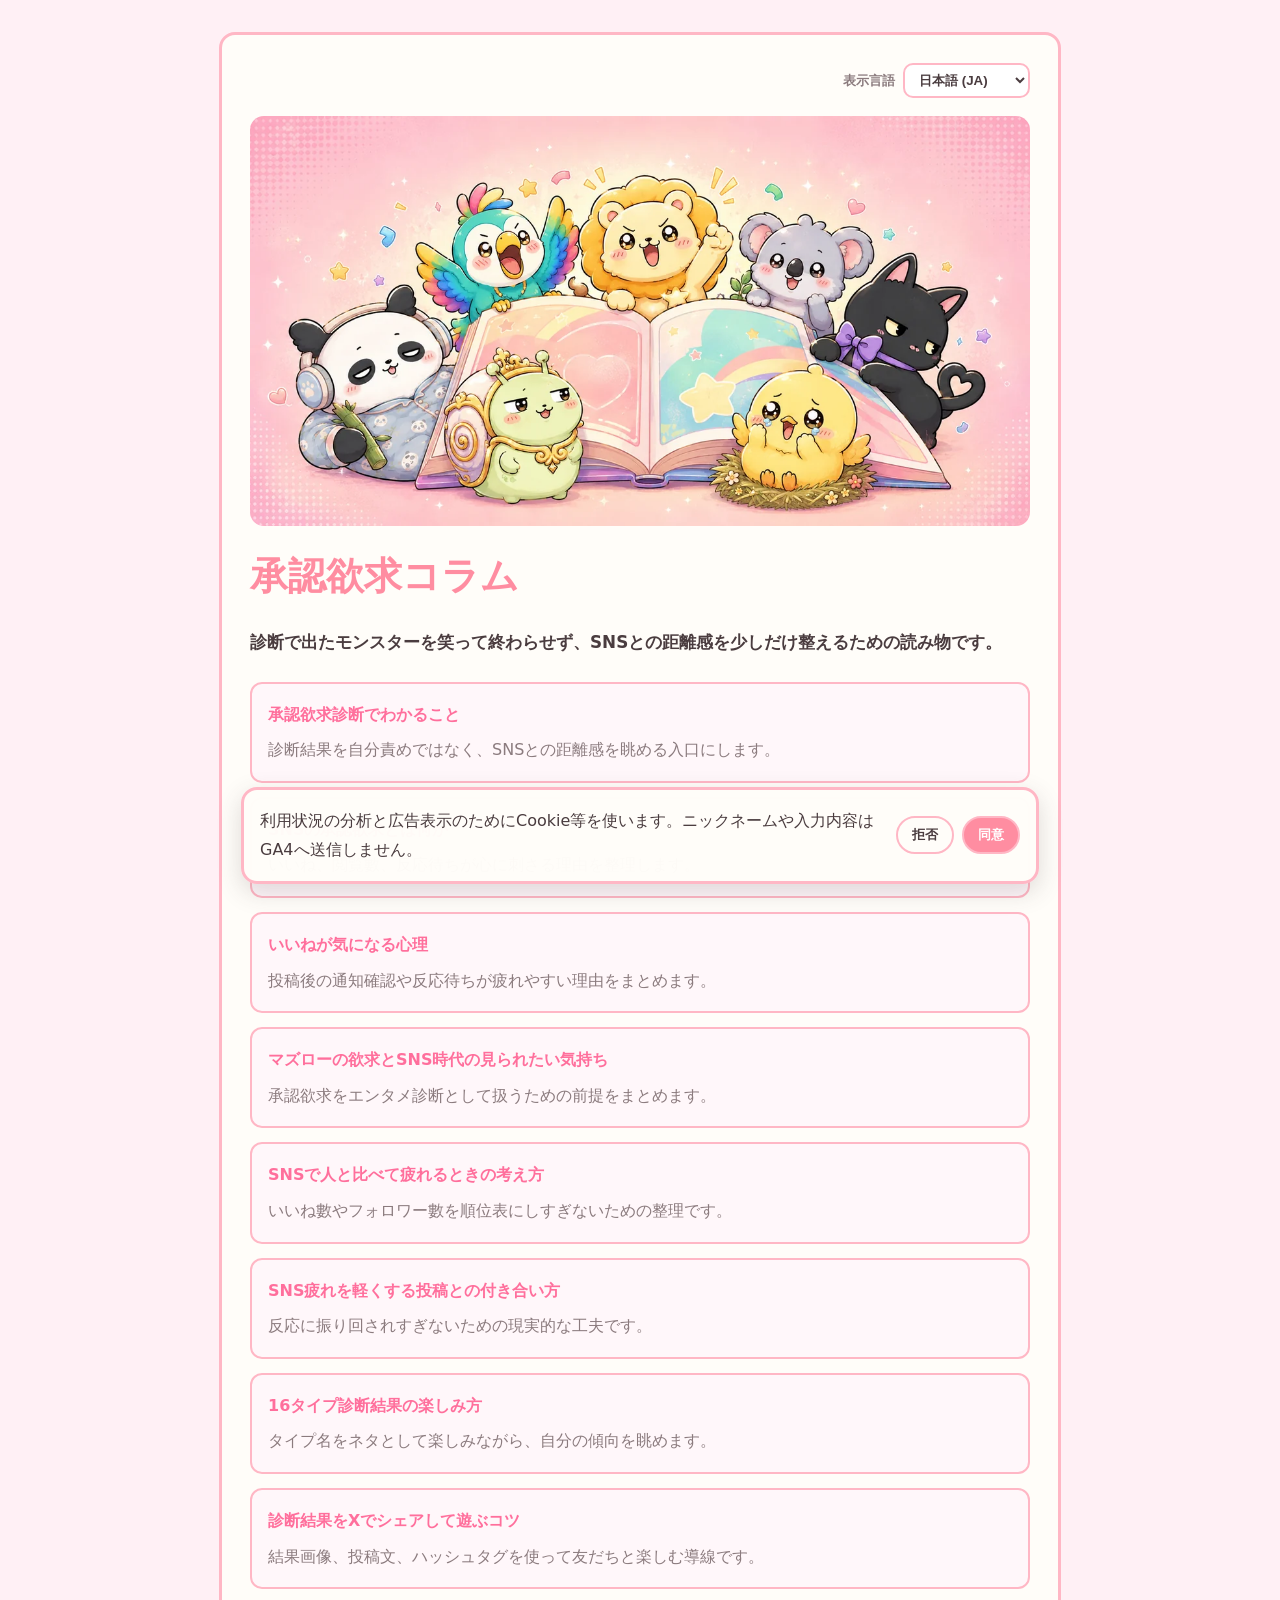
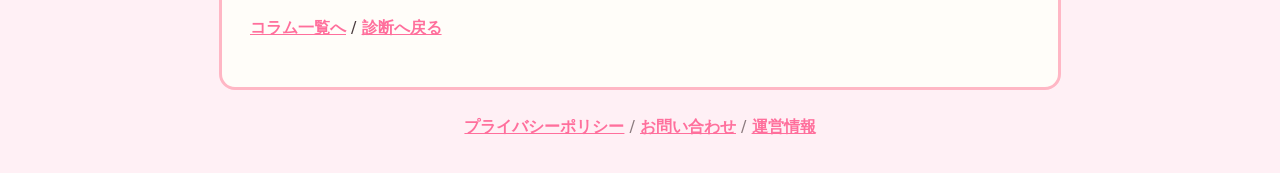
<file: articles/index.html>
<!DOCTYPE html>
<html lang="ja">
<head>
    <meta charset="UTF-8">
    <meta name="viewport" content="width=device-width, initial-scale=1.0">
    <meta name="description" content="SNS承認欲求、いいね疲れ、診断結果の読み方をやさしく整理するコラム集。">
    <meta name="google-adsense-account" content="ca-pub-4108900975353940">
    <link rel="canonical" href="https://sns-monster-diagnosis.pages.dev/articles/">
    <meta property="og:type" content="website">
    <meta property="og:title" content="承認欲求コラム | SNS承認欲求モンスター診断">
    <meta property="og:description" content="SNS承認欲求、いいね疲れ、診断結果の読み方をやさしく整理するコラム集。">
    <meta property="og:image" content="https://sns-monster-diagnosis.pages.dev/images/headers/column-index.webp">
    <meta property="og:url" content="https://sns-monster-diagnosis.pages.dev/articles/">
    <meta name="twitter:card" content="summary_large_image">
    <meta name="twitter:image" content="https://sns-monster-diagnosis.pages.dev/images/headers/column-index.webp">
    <title>承認欲求コラム | SNS承認欲求モンスター診断</title>
    <script type="application/ld+json">
    {
      "@context": "https://schema.org",
      "@type": "CollectionPage",
      "name": "承認欲求コラム",
      "description": "SNS承認欲求、いいね疲れ、診断結果の読み方をやさしく整理するコラム集。",
      "url": "https://sns-monster-diagnosis.pages.dev/articles/",
      "inLanguage": "ja"
    }
    </script>
    <link rel="stylesheet" href="../content.css">
</head>
<body>
    <main>
        <img class="article-hero" src="../images/headers/column-index.webp" alt="承認欲求コラム" width="1200" height="630">
        <h1>承認欲求コラム</h1>
        <p class="lead">診断で出たモンスターを笑って終わらせず、SNSとの距離感を少しだけ整えるための読み物です。</p>

        <div class="article-list">
            <a class="article-link" href="approval-desire-test.html">
                承認欲求診断でわかること
                <span>診断結果を自分責めではなく、SNSとの距離感を眺める入口にします。</span>
            </a>
            <a class="article-link" href="sns-approval-desire.html">
                SNSの承認欲求とは何か
                <span>いいね、閲覧数、反応待ちが心に刺さる理由を整理します。</span>
            </a>
            <a class="article-link" href="likes-psychology.html">
                いいねが気になる心理
                <span>投稿後の通知確認や反応待ちが疲れやすい理由をまとめます。</span>
            </a>
            <a class="article-link" href="maslow-social-media.html">
                マズローの欲求とSNS時代の見られたい気持ち
                <span>承認欲求をエンタメ診断として扱うための前提をまとめます。</span>
            </a>
            <a class="article-link" href="sns-comparison-fatigue.html">
                SNSで人と比べて疲れるときの考え方
                <span>いいね数やフォロワー数を順位表にしすぎないための整理です。</span>
            </a>
            <a class="article-link" href="sns-fatigue.html">
                SNS疲れを軽くする投稿との付き合い方
                <span>反応に振り回されすぎないための現実的な工夫です。</span>
            </a>
            <a class="article-link" href="result-types.html">
                16タイプ診断結果の楽しみ方
                <span>タイプ名をネタとして楽しみながら、自分の傾向を眺めます。</span>
            </a>
            <a class="article-link" href="how-to-share-results.html">
                診断結果をXでシェアして遊ぶコツ
                <span>結果画像、投稿文、ハッシュタグを使って友だちと楽しむ導線です。</span>
            </a>
        </div>

        <div class="article-ad js-ad-slot" aria-label="スポンサーリンク">
            <span class="ad-label">スポンサーリンク</span>
        </div>

        <p><a href="../index.html">診断へ戻る</a></p>
    </main>
    <footer>
        <a href="../privacy.html">プライバシーポリシー</a> / <a href="../contact.html">お問い合わせ</a> / <a href="../about.html">運営情報</a>
    </footer>
    <script src="../static-i18n.js?v=20260604-zhtw"></script>
    <script src="../site-config.js?v=20260524-i18n"></script>
    <script src="../site-monetize.js?v=20260524-i18n"></script>
</body>
</html>
</file>
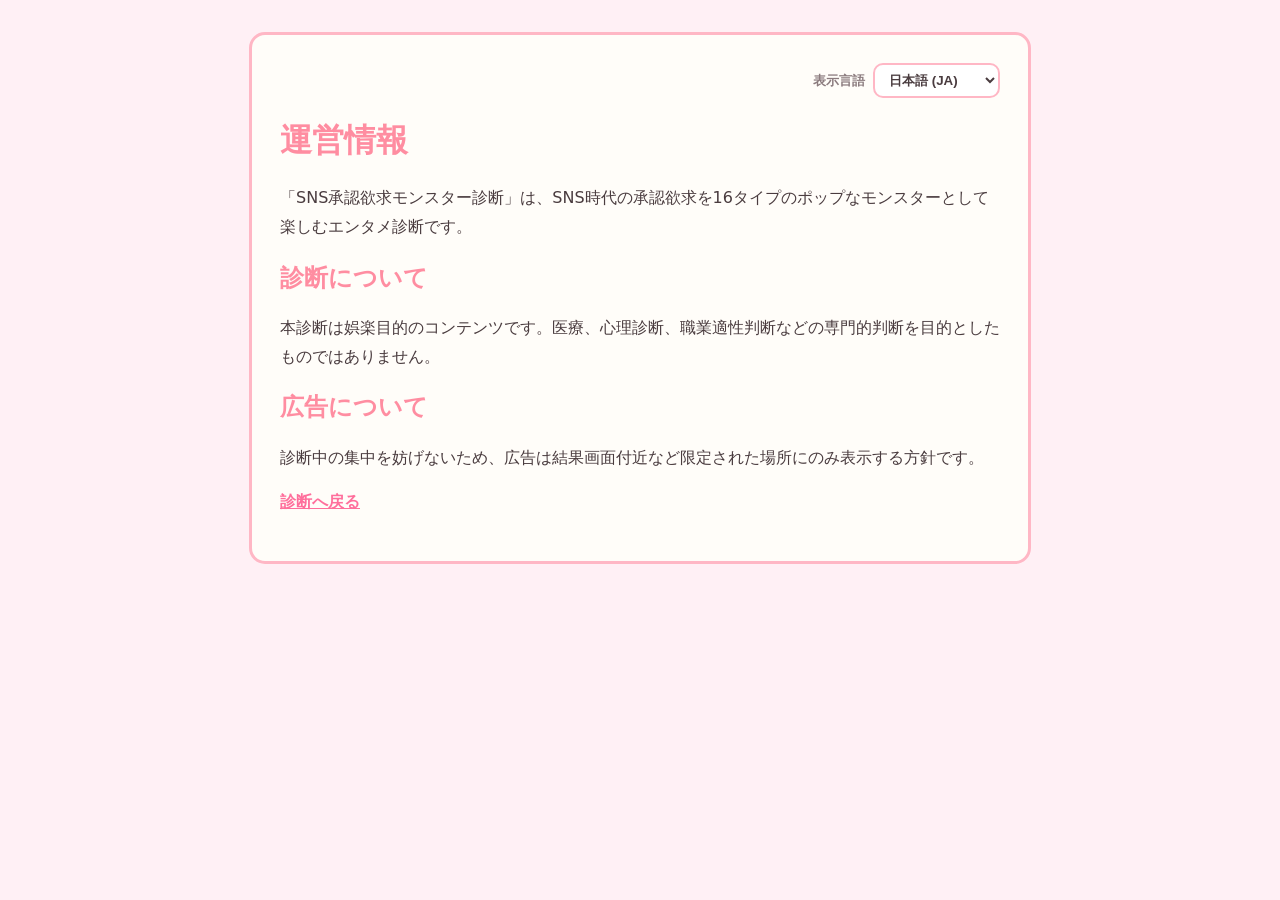
<file: about.html>
<!DOCTYPE html>
<html lang="ja">
<head>
    <meta charset="UTF-8">
    <meta name="viewport" content="width=device-width, initial-scale=1.0">
    <meta name="description" content="SNS承認欲求モンスター診断の運営情報と診断コンテンツの方針。">
    <meta name="google-adsense-account" content="ca-pub-4108900975353940">
    <link rel="canonical" href="https://sns-monster-diagnosis.pages.dev/about">
    <title>運営情報 | SNS承認欲求モンスター診断</title>
    <style>
        body {
            margin: 0;
            padding: 32px 18px;
            background: #FFF0F5;
            color: #4A3C3F;
            font-family: system-ui, -apple-system, BlinkMacSystemFont, "Hiragino Sans", sans-serif;
            line-height: 1.8;
        }
        main {
            max-width: 720px;
            margin: 0 auto;
            background: #FFFDF9;
            border: 3px solid #FFB7C5;
            border-radius: 16px;
            padding: 28px;
        }
        h1, h2 { color: #FF8DA1; line-height: 1.35; }
        a { color: #FF6F9C; font-weight: 700; }
    </style>
</head>
<body>
    <main>
        <h1>運営情報</h1>
        <p>「SNS承認欲求モンスター診断」は、SNS時代の承認欲求を16タイプのポップなモンスターとして楽しむエンタメ診断です。</p>

        <h2>診断について</h2>
        <p>本診断は娯楽目的のコンテンツです。医療、心理診断、職業適性判断などの専門的判断を目的としたものではありません。</p>

        <h2>広告について</h2>
        <p>診断中の集中を妨げないため、広告は結果画面付近など限定された場所にのみ表示する方針です。</p>

        <p><a href="index.html">診断へ戻る</a></p>
    </main>
    <script src="static-i18n.js?v=20260604-zhtw"></script>
</body>
</html>
</file>
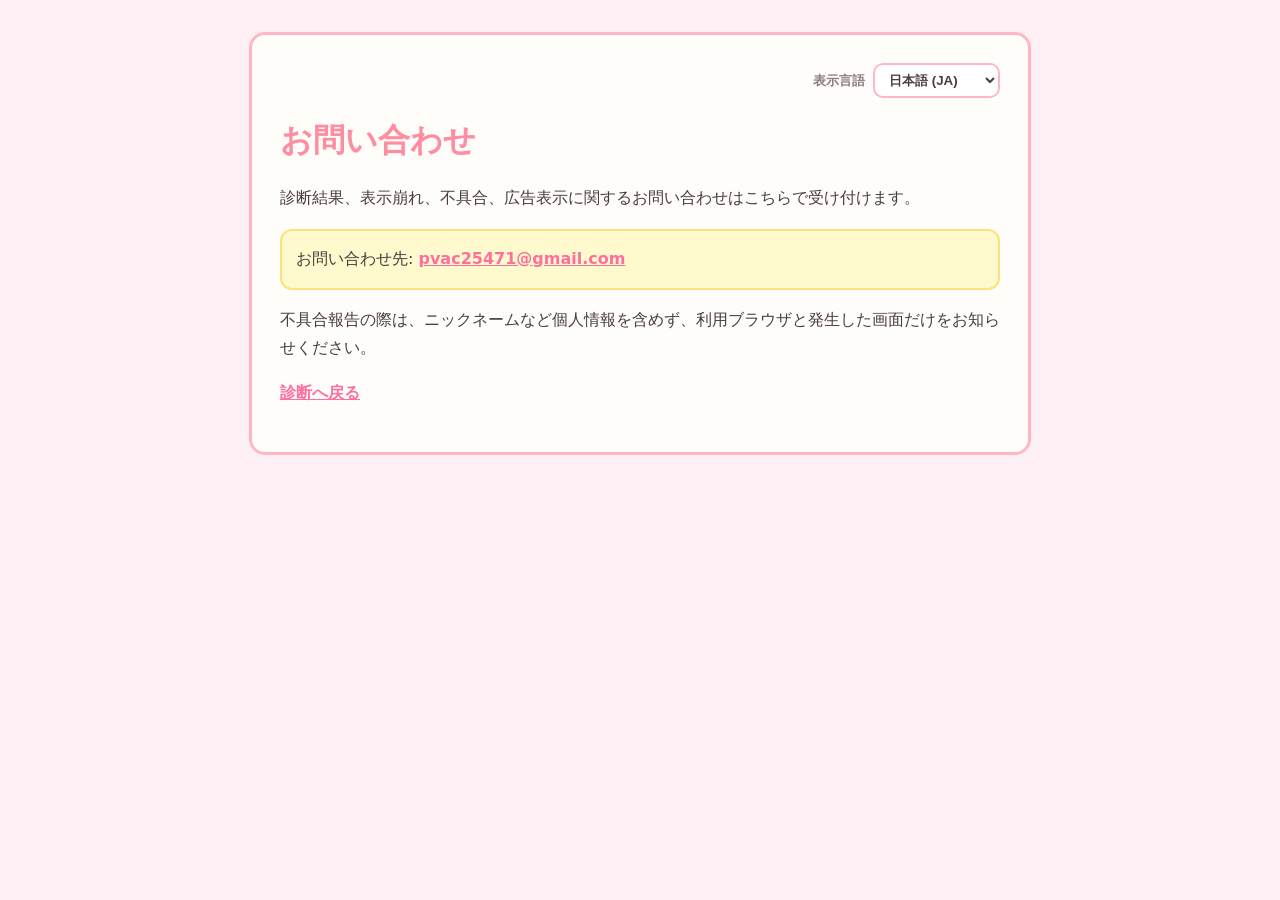
<file: contact.html>
<!DOCTYPE html>
<html lang="ja">
<head>
    <meta charset="UTF-8">
    <meta name="viewport" content="width=device-width, initial-scale=1.0">
    <meta name="description" content="SNS承認欲求モンスター診断へのお問い合わせページ。不具合、広告表示、診断結果に関する連絡先を掲載しています。">
    <meta name="google-adsense-account" content="ca-pub-4108900975353940">
    <link rel="canonical" href="https://sns-monster-diagnosis.pages.dev/contact">
    <title>お問い合わせ | SNS承認欲求モンスター診断</title>
    <style>
        body {
            margin: 0;
            padding: 32px 18px;
            background: #FFF0F5;
            color: #4A3C3F;
            font-family: system-ui, -apple-system, BlinkMacSystemFont, "Hiragino Sans", sans-serif;
            line-height: 1.8;
        }
        main {
            max-width: 720px;
            margin: 0 auto;
            background: #FFFDF9;
            border: 3px solid #FFB7C5;
            border-radius: 16px;
            padding: 28px;
        }
        h1 { color: #FF8DA1; line-height: 1.35; }
        a { color: #FF6F9C; font-weight: 700; }
        .note {
            background: #FFFACD;
            border: 2px solid #FCE17D;
            border-radius: 12px;
            padding: 14px;
        }
    </style>
</head>
<body>
    <main>
        <h1>お問い合わせ</h1>
        <p>診断結果、表示崩れ、不具合、広告表示に関するお問い合わせはこちらで受け付けます。</p>
        <div class="note">
            お問い合わせ先: <a href="mailto:pvac25471@gmail.com">pvac25471@gmail.com</a>
        </div>
        <p>不具合報告の際は、ニックネームなど個人情報を含めず、利用ブラウザと発生した画面だけをお知らせください。</p>
        <p><a href="index.html">診断へ戻る</a></p>
    </main>
    <script src="static-i18n.js?v=20260604-zhtw"></script>
</body>
</html>
</file>
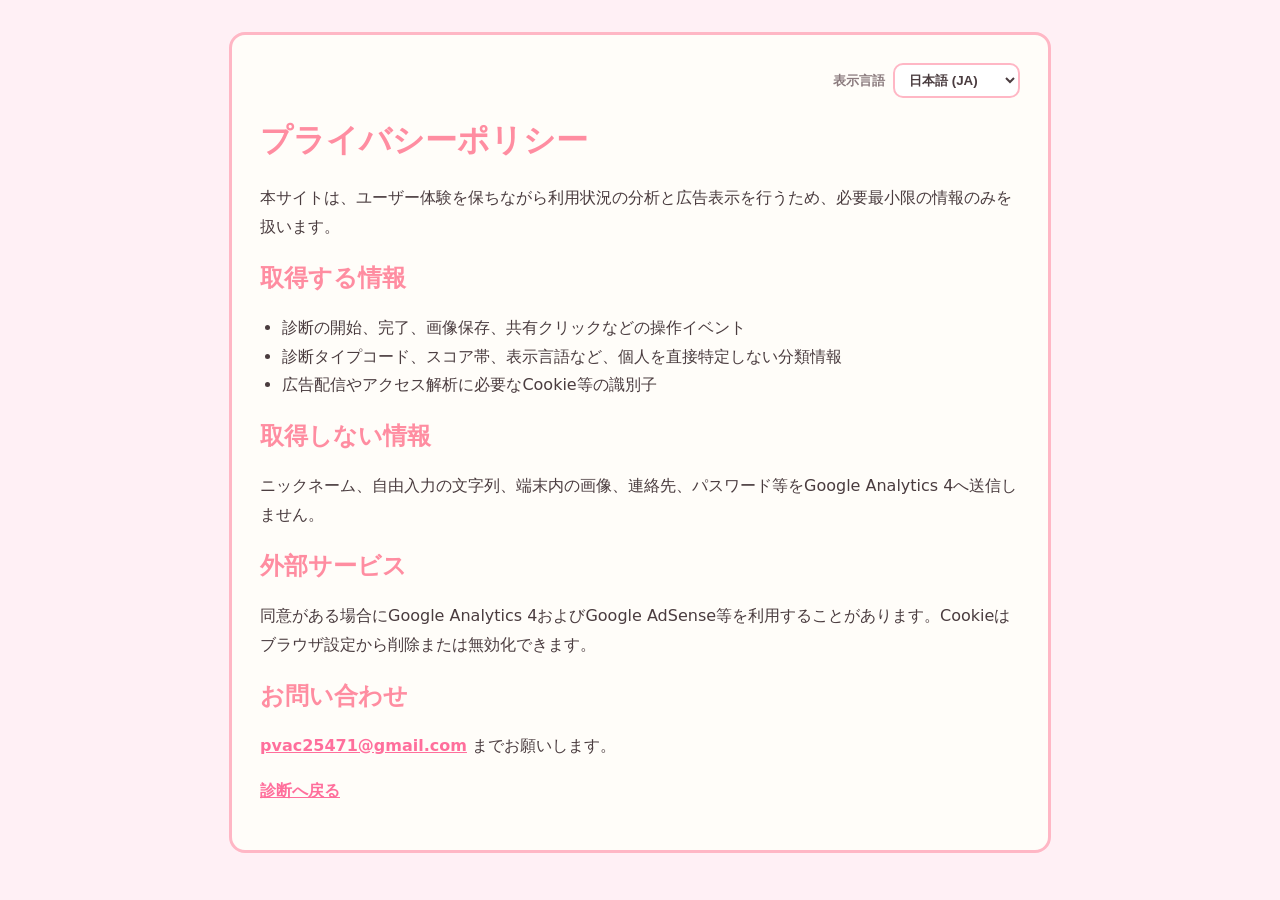
<file: privacy.html>
<!DOCTYPE html>
<html lang="ja">
<head>
    <meta charset="UTF-8">
    <meta name="viewport" content="width=device-width, initial-scale=1.0">
    <meta name="description" content="SNS承認欲求モンスター診断のプライバシーポリシー。GA4、広告Cookie、取得しない情報について説明します。">
    <meta name="google-adsense-account" content="ca-pub-4108900975353940">
    <link rel="canonical" href="https://sns-monster-diagnosis.pages.dev/privacy">
    <title>プライバシーポリシー | SNS承認欲求モンスター診断</title>
    <style>
        body {
            margin: 0;
            padding: 32px 18px;
            background: #FFF0F5;
            color: #4A3C3F;
            font-family: system-ui, -apple-system, BlinkMacSystemFont, "Hiragino Sans", sans-serif;
            line-height: 1.8;
        }
        main {
            max-width: 760px;
            margin: 0 auto;
            background: #FFFDF9;
            border: 3px solid #FFB7C5;
            border-radius: 16px;
            padding: 28px;
        }
        h1, h2 { color: #FF8DA1; line-height: 1.35; }
        a { color: #FF6F9C; font-weight: 700; }
        ul { padding-left: 1.4em; }
    </style>
</head>
<body>
    <main>
        <h1>プライバシーポリシー</h1>
        <p>本サイト「SNS承認欲求モンスター診断」は、ユーザー体験を保ちながら利用状況の分析と広告表示を行うため、必要最小限の情報のみを扱います。</p>

        <h2>取得する情報</h2>
        <ul>
            <li>診断の開始、完了、画像保存、共有クリックなどの操作イベント</li>
            <li>診断タイプコード、スコア帯、表示言語など、個人を直接特定しない診断結果の分類情報</li>
            <li>広告配信やアクセス解析に必要なCookie等の識別子</li>
        </ul>

        <h2>取得しない情報</h2>
        <p>ニックネーム、自由入力の文字列、端末内の画像、連絡先、パスワード等をGoogle Analytics 4へ送信しません。</p>

        <h2>利用目的</h2>
        <ul>
            <li>診断アプリの品質改善</li>
            <li>不具合の発見とユーザー体験の改善</li>
            <li>広告表示によるサイト運営費の補助</li>
        </ul>

        <h2>外部サービス</h2>
        <p>本サイトでは、同意がある場合にGoogle Analytics 4およびGoogle AdSense等を利用することがあります。これらのサービスではCookie等が使用される場合があります。</p>
        <p>第三者配信事業者（Googleを含む）はCookieを使用し、ユーザーが本サイトや他サイトへ過去にアクセスした情報に基づいて広告を配信することがあります。Googleによる広告Cookieの使用により、Googleおよびそのパートナーは適切な広告を表示できます。</p>
        <p>パーソナライズ広告は <a href="https://www.google.com/settings/ads" rel="noopener noreferrer">Googleの広告設定</a> から無効にできます。Cookieはブラウザの設定から削除または無効化することもできます。</p>

        <h2>Cookieの管理</h2>
        <p>初回アクセス時に表示される案内から、分析・広告目的のCookie利用を拒否できます。ブラウザ設定からCookieを削除することもできます。</p>

        <h2>お問い合わせ</h2>
        <p>お問い合わせは <a href="mailto:pvac25471@gmail.com">pvac25471@gmail.com</a> または <a href="contact.html">お問い合わせページ</a> からお願いします。</p>

        <p><a href="index.html">診断へ戻る</a></p>
    </main>
    <script src="static-i18n.js?v=20260604-zhtw"></script>
</body>
</html>
</file>
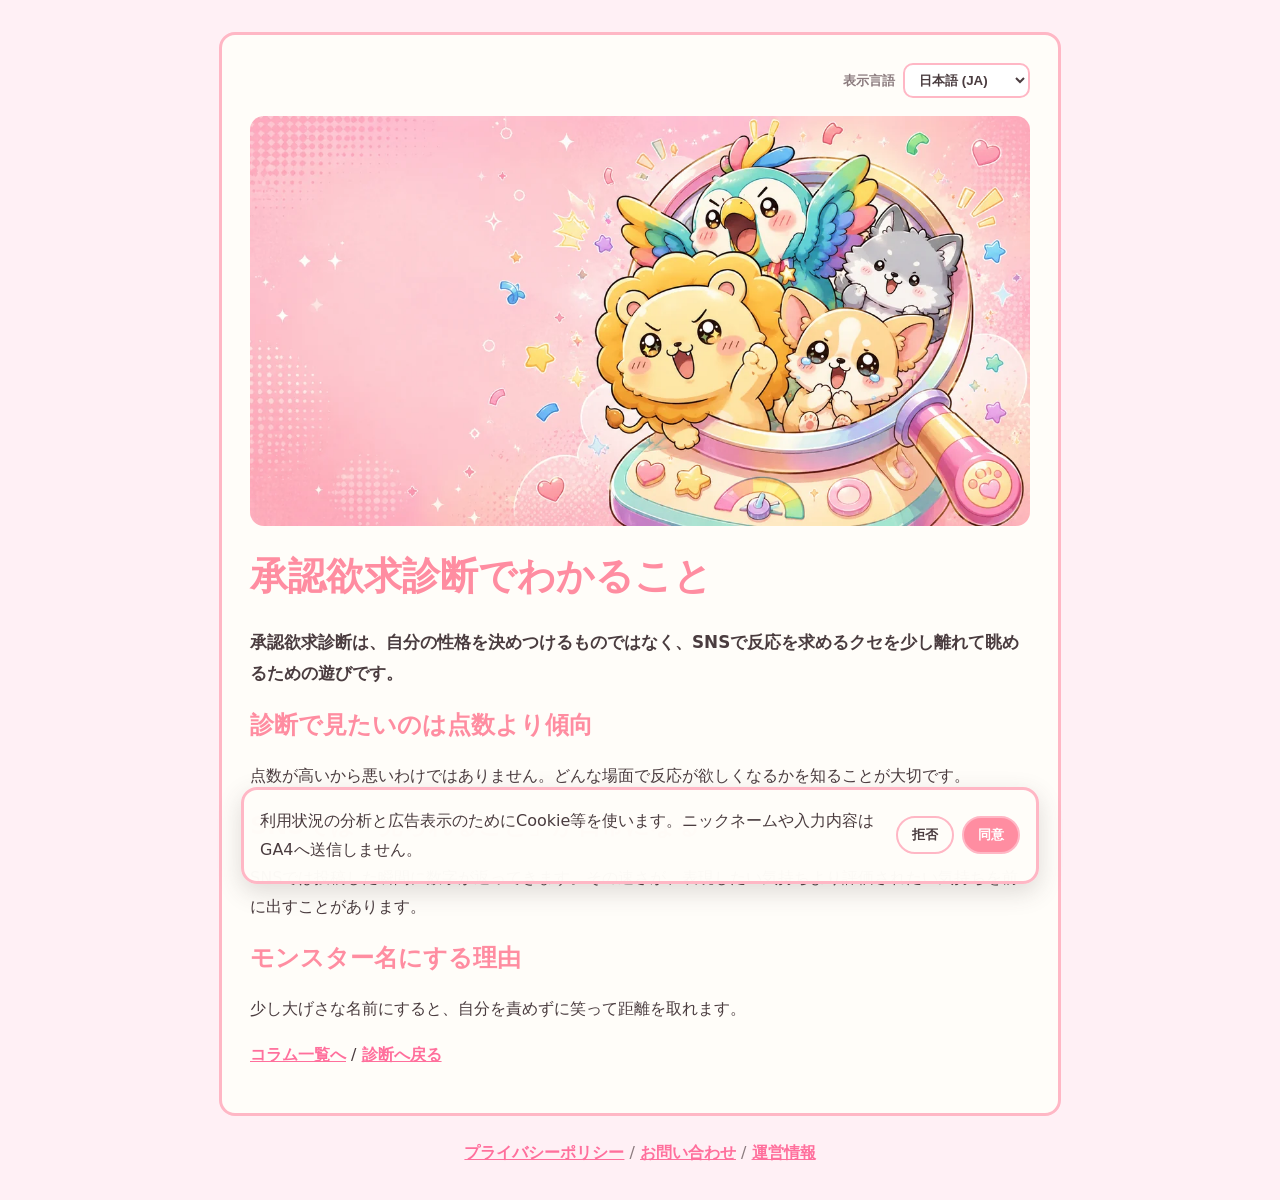
<file: articles/approval-desire-test.html>
<!DOCTYPE html>
<html lang="ja">
<head>
    <meta charset="UTF-8">
    <meta name="viewport" content="width=device-width, initial-scale=1.0">
    <meta name="description" content="承認欲求診断で何がわかるのか。SNSのいいね、反応待ち、見られたい気持ちをエンタメとして振り返る使い方を解説します。">
    <meta name="google-adsense-account" content="ca-pub-4108900975353940">
    <link rel="canonical" href="https://sns-monster-diagnosis.pages.dev/articles/approval-desire-test">
    <meta property="og:type" content="article">
    <meta property="og:title" content="承認欲求診断でわかること | SNS承認欲求モンスター診断">
    <meta property="og:description" content="承認欲求診断で何がわかるのか。SNSのいいね、反応待ち、見られたい気持ちをエンタメとして振り返る使い方を解説します。">
    <meta property="og:image" content="https://sns-monster-diagnosis.pages.dev/images/headers/approval-desire-test.webp">
    <meta property="og:url" content="https://sns-monster-diagnosis.pages.dev/articles/approval-desire-test">
    <meta name="twitter:card" content="summary_large_image">
    <meta name="twitter:image" content="https://sns-monster-diagnosis.pages.dev/images/headers/approval-desire-test.webp">
    <title>承認欲求診断でわかること | SNS承認欲求モンスター診断</title>
    <script type="application/ld+json">
    {
      "@context": "https://schema.org",
      "@type": "Article",
      "headline": "承認欲求診断でわかること",
      "description": "承認欲求診断で何がわかるのか。SNSのいいね、反応待ち、見られたい気持ちをエンタメとして振り返る使い方を解説します。",
      "url": "https://sns-monster-diagnosis.pages.dev/articles/approval-desire-test",
      "mainEntityOfPage": "https://sns-monster-diagnosis.pages.dev/articles/approval-desire-test",
      "image": "https://sns-monster-diagnosis.pages.dev/images/headers/approval-desire-test.webp",
      "author": { "@type": "Person", "name": "Da" },
      "datePublished": "2026-05-24",
      "inLanguage": "ja"
    }
    </script>
    <link rel="stylesheet" href="../content.css">
</head>
<body>
    <main>
        <img class="article-hero" src="../images/headers/approval-desire-test.webp" alt="承認欲求診断でわかること" width="1200" height="630">
        <h1>承認欲求診断でわかること</h1>
        <p class="lead">承認欲求診断は、自分の性格を決めつけるものではなく、SNSで反応を求めるクセを少し離れて眺めるための遊びです。</p>

        <p>「いいねが気になる」「投稿後に何度も通知を見る」「誰かの伸びた投稿を見て焦る」。こうした気持ちは、多くの人に起こります。承認欲求診断では、その揺れを重く断罪せず、今の自分のモードとして見える形にします。</p>

        <h2>診断で見たいのは点数より傾向</h2>
        <p>承認欲求スコアが高いから悪い、低いから偉い、というものではありません。大切なのは、どんな場面で反応が欲しくなるのか、どんな投稿で不安になりやすいのかを知ることです。</p>

        <div class="article-ad js-ad-slot" aria-label="スポンサーリンク">
            <span class="ad-label">スポンサーリンク</span>
        </div>

        <h2>SNSでは「見られること」が日常になる</h2>
        <p>SNSは、投稿した瞬間に数字が返ってくる場所です。反応があると楽しく、反応が少ないと寂しい。その速さがあるからこそ、いつの間にか「投稿したい」より「評価されたい」が前に出ることがあります。</p>

        <h2>モンスター名にする理由</h2>
        <p>この診断では、結果を少し大げさなモンスター名で表示します。深刻に受け止めすぎるより、笑ってシェアできる距離を作るためです。自分を責めるより、「今日はこのモンスターが出ているな」と気づくくらいがちょうどよい使い方です。</p>

        <h2>診断後にできる小さな振り返り</h2>
        <ul>
            <li>結果名の中で、少し当たっていると感じた言葉を一つ選ぶ</li>
            <li>最近の投稿で反応を気にしすぎたものを思い出す</li>
            <li>次の投稿で、数字以外に満足できるポイントを決める</li>
            <li>友だちと結果を見せ合い、笑えるところだけ楽しむ</li>
        </ul>

        <p>承認欲求は消す対象ではなく、付き合い方を整える対象です。診断は、その入口として気軽に使ってください。</p>

        <p><a href="./">コラム一覧へ</a> / <a href="../index.html">診断へ戻る</a></p>
    </main>
    <footer>
        <a href="../privacy.html">プライバシーポリシー</a> / <a href="../contact.html">お問い合わせ</a> / <a href="../about.html">運営情報</a>
    </footer>
    <script src="../static-i18n.js?v=20260604-zhtw"></script>
    <script src="../site-config.js?v=20260524-i18n"></script>
    <script src="../site-monetize.js?v=20260524-i18n"></script>
</body>
</html>
</file>
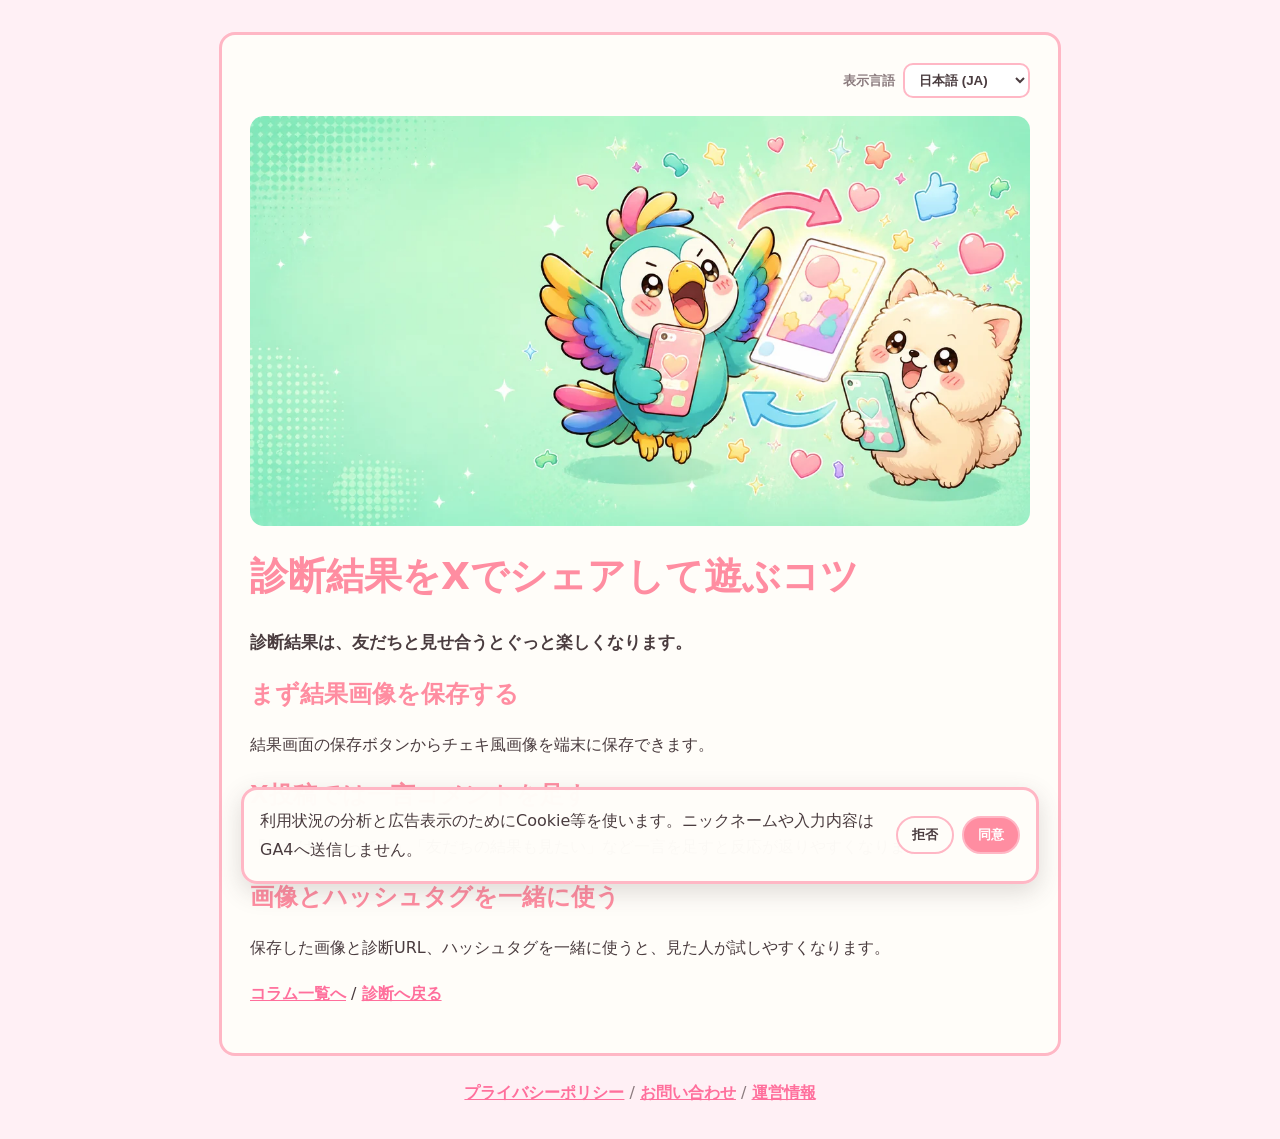
<file: articles/how-to-share-results.html>
<!DOCTYPE html>
<html lang="ja">
<head>
    <meta charset="UTF-8">
    <meta name="viewport" content="width=device-width, initial-scale=1.0">
    <meta name="description" content="SNS承認欲求モンスター診断の結果をXで楽しくシェアするコツ。画像保存、投稿文、友だちとの遊び方を紹介します。">
    <meta name="google-adsense-account" content="ca-pub-4108900975353940">
    <link rel="canonical" href="https://sns-monster-diagnosis.pages.dev/articles/how-to-share-results">
    <meta property="og:type" content="article">
    <meta property="og:title" content="診断結果をXでシェアして遊ぶコツ | SNS承認欲求モンスター診断">
    <meta property="og:description" content="SNS承認欲求モンスター診断の結果をXで楽しくシェアするコツ。画像保存、投稿文、友だちとの遊び方を紹介します。">
    <meta property="og:image" content="https://sns-monster-diagnosis.pages.dev/images/headers/how-to-share-results.webp">
    <meta property="og:url" content="https://sns-monster-diagnosis.pages.dev/articles/how-to-share-results">
    <meta name="twitter:card" content="summary_large_image">
    <meta name="twitter:image" content="https://sns-monster-diagnosis.pages.dev/images/headers/how-to-share-results.webp">
    <title>診断結果をXでシェアして遊ぶコツ | SNS承認欲求モンスター診断</title>
    <script type="application/ld+json">
    {
      "@context": "https://schema.org",
      "@type": "Article",
      "headline": "診断結果をXでシェアして遊ぶコツ",
      "description": "SNS承認欲求モンスター診断の結果をXで楽しくシェアするコツ。画像保存、投稿文、友だちとの遊び方を紹介します。",
      "url": "https://sns-monster-diagnosis.pages.dev/articles/how-to-share-results",
      "mainEntityOfPage": "https://sns-monster-diagnosis.pages.dev/articles/how-to-share-results",
      "image": "https://sns-monster-diagnosis.pages.dev/images/headers/how-to-share-results.webp",
      "author": { "@type": "Person", "name": "Da" },
      "datePublished": "2026-05-24",
      "inLanguage": "ja"
    }
    </script>
    <link rel="stylesheet" href="../content.css">
</head>
<body>
    <main>
        <img class="article-hero" src="../images/headers/how-to-share-results.webp" alt="診断結果をXでシェアして遊ぶコツ" width="1200" height="630">
        <h1>診断結果をXでシェアして遊ぶコツ</h1>
        <p class="lead">診断結果は、当たったかどうかを一人で判定するより、友だちと見せ合うとぐっと楽しくなります。</p>

        <p>SNS承認欲求モンスター診断では、結果名、スコア、チェキ風画像が表示されます。Xで共有するときは、テキストだけでなく画像も添えると、タイムラインで結果の雰囲気が伝わりやすくなります。</p>

        <h2>まず結果画像を保存する</h2>
        <p>結果画面の「チェキを画像として保存/共有する」から、チェキ風画像を端末に保存できます。iPhoneでは共有シートが開くので、「画像を保存」を選ぶと写真アプリに残せます。</p>

        <div class="article-ad js-ad-slot" aria-label="スポンサーリンク">
            <span class="ad-label">スポンサーリンク</span>
        </div>

        <h2>X投稿では一言コメントを足す</h2>
        <p>自動で入る投稿文に加えて、「これは当たってる」「友だちの結果も見たい」「この名前ひどいけど好き」など、自分の一言を足すと反応が返りやすくなります。ネタとして受け取れる軽さが、この診断の強みです。</p>

        <h2>画像とハッシュタグを一緒に使う</h2>
        <p>投稿時には、診断ページのURLとハッシュタグが入ります。さらに保存した結果画像を添えると、見た人が自分も試しやすくなります。画像は結果名がすぐ見えるので、診断コンテンツとの相性が良い形式です。</p>

        <h2>友だちに投げるときの楽しみ方</h2>
        <ul>
            <li>「私これだった。あなたは何になる？」と軽く聞く</li>
            <li>スコアだけで勝ち負けにせず、名前のクセを楽しむ</li>
            <li>似ている結果が出た人同士で並べてみる</li>
            <li>極端な結果が出ても、エンタメとして笑って扱う</li>
        </ul>

        <p>結果をシェアするときは、誰かを決めつけるより、自分の結果をネタにするくらいがちょうどよい距離感です。</p>

        <p><a href="./">コラム一覧へ</a> / <a href="../index.html">診断へ戻る</a></p>
    </main>
    <footer>
        <a href="../privacy.html">プライバシーポリシー</a> / <a href="../contact.html">お問い合わせ</a> / <a href="../about.html">運営情報</a>
    </footer>
    <script src="../static-i18n.js?v=20260604-zhtw"></script>
    <script src="../site-config.js?v=20260524-i18n"></script>
    <script src="../site-monetize.js?v=20260524-i18n"></script>
</body>
</html>
</file>
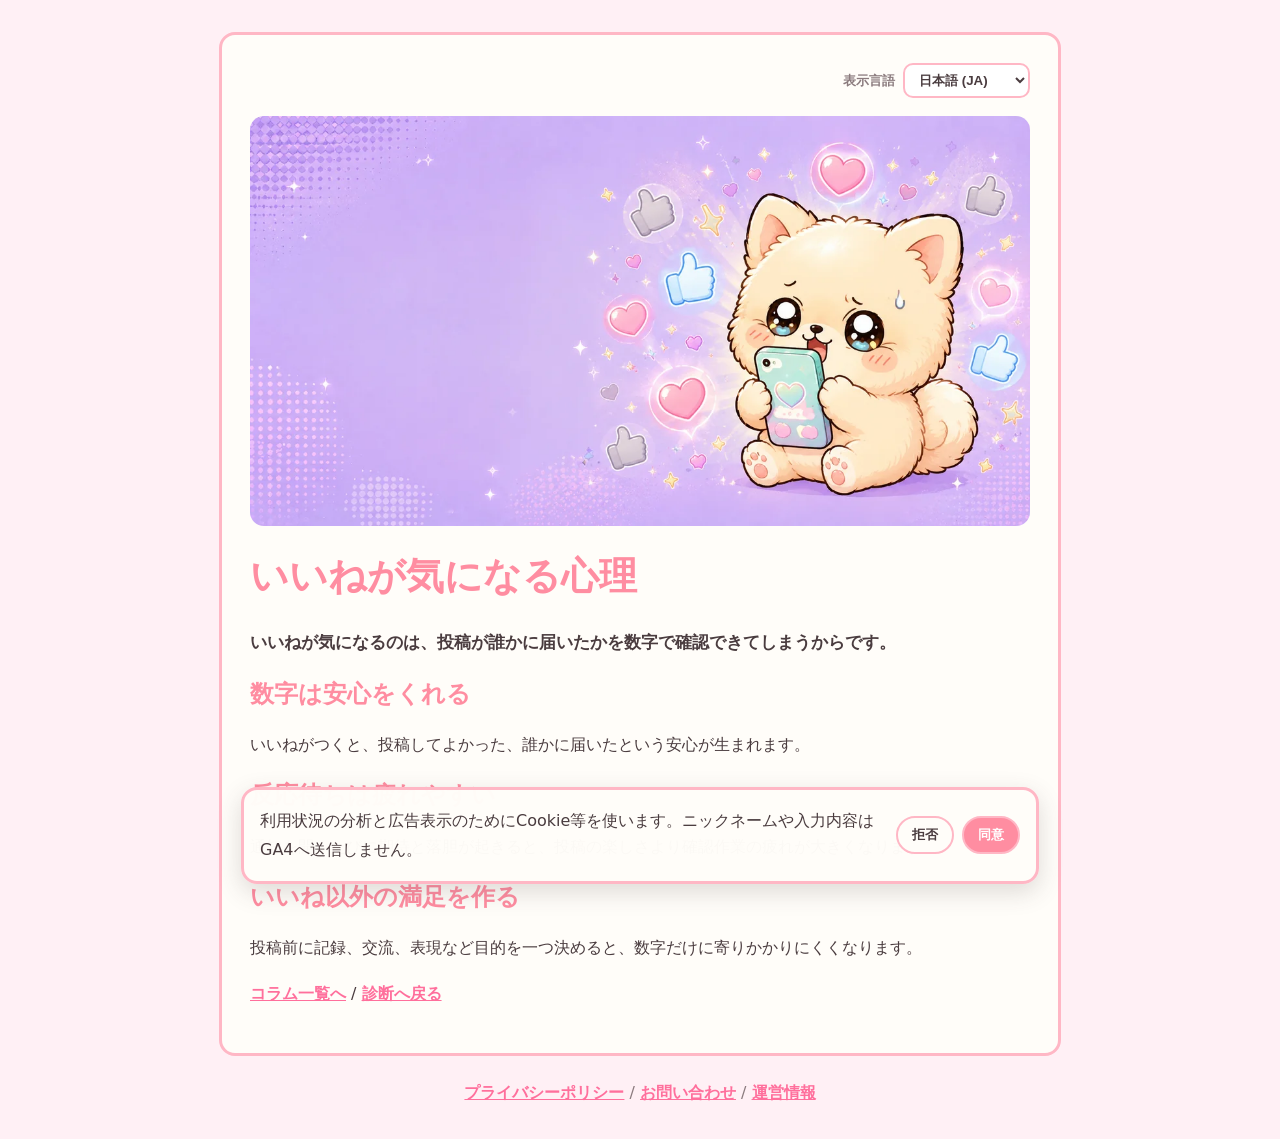
<file: articles/likes-psychology.html>
<!DOCTYPE html>
<html lang="ja">
<head>
    <meta charset="UTF-8">
    <meta name="viewport" content="width=device-width, initial-scale=1.0">
    <meta name="description" content="いいねが気になる心理をSNS承認欲求の視点で解説。投稿後の通知確認、反応待ち、落ち込みとの付き合い方をまとめます。">
    <meta name="google-adsense-account" content="ca-pub-4108900975353940">
    <link rel="canonical" href="https://sns-monster-diagnosis.pages.dev/articles/likes-psychology">
    <meta property="og:type" content="article">
    <meta property="og:title" content="いいねが気になる心理 | SNS承認欲求モンスター診断">
    <meta property="og:description" content="いいねが気になる心理をSNS承認欲求の視点で解説。投稿後の通知確認、反応待ち、落ち込みとの付き合い方をまとめます。">
    <meta property="og:image" content="https://sns-monster-diagnosis.pages.dev/images/headers/likes-psychology.webp">
    <meta property="og:url" content="https://sns-monster-diagnosis.pages.dev/articles/likes-psychology">
    <meta name="twitter:card" content="summary_large_image">
    <meta name="twitter:image" content="https://sns-monster-diagnosis.pages.dev/images/headers/likes-psychology.webp">
    <title>いいねが気になる心理 | SNS承認欲求モンスター診断</title>
    <script type="application/ld+json">
    {
      "@context": "https://schema.org",
      "@type": "Article",
      "headline": "いいねが気になる心理",
      "description": "いいねが気になる心理をSNS承認欲求の視点で解説。投稿後の通知確認、反応待ち、落ち込みとの付き合い方をまとめます。",
      "url": "https://sns-monster-diagnosis.pages.dev/articles/likes-psychology",
      "mainEntityOfPage": "https://sns-monster-diagnosis.pages.dev/articles/likes-psychology",
      "image": "https://sns-monster-diagnosis.pages.dev/images/headers/likes-psychology.webp",
      "author": { "@type": "Person", "name": "Da" },
      "datePublished": "2026-05-24",
      "inLanguage": "ja"
    }
    </script>
    <link rel="stylesheet" href="../content.css">
</head>
<body>
    <main>
        <img class="article-hero" src="../images/headers/likes-psychology.webp" alt="いいねが気になる心理" width="1200" height="630">
        <h1>いいねが気になる心理</h1>
        <p class="lead">いいねが気になるのは、単なるわがままではありません。投稿が誰かに届いたかを、数字で確認できてしまうからです。</p>

        <p>投稿したあと、何度もアプリを開く。通知が来ると安心し、来ないと少し不安になる。いいねは小さな反応ですが、SNSでは「見てもらえた証拠」のように感じられることがあります。</p>

        <h2>数字は安心をくれる</h2>
        <p>いいねがつくと、投稿してよかった、変に思われていない、誰かに届いた、という安心が生まれます。特に自分の表現や日常を出した投稿ほど、反応は心に近い場所へ届きます。</p>

        <div class="article-ad js-ad-slot" aria-label="スポンサーリンク">
            <span class="ad-label">スポンサーリンク</span>
        </div>

        <h2>反応待ちは疲れやすい</h2>
        <p>問題は、いいねが欲しい気持ちそのものではなく、反応待ちが一日の集中を細かく奪うことです。通知を開くたびに期待と落胆が起きると、投稿の楽しさより確認作業の疲れが大きくなります。</p>

        <h2>いいね以外の満足を作る</h2>
        <p>投稿前に「何のために出すか」を一つ決めておくと、数字だけに寄りかかりにくくなります。記録として残す、友だちに近況を伝える、作品を見てもらう、日記代わりにする。目的があると、いいね数が少ない日でも投稿の意味が残ります。</p>

        <h2>通知確認の間隔を空ける</h2>
        <p>投稿直後に何度も確認してしまう人は、最初の確認を少し遅らせるだけでも気持ちが落ち着きます。10分後、30分後、夜だけなど、自分に合う間隔で試してみてください。</p>

        <p>いいねを気にする自分を責める必要はありません。気にしていると気づいたら、少しだけ見方を変える。それだけでSNSとの距離は整いやすくなります。</p>

        <p><a href="./">コラム一覧へ</a> / <a href="../index.html">診断へ戻る</a></p>
    </main>
    <footer>
        <a href="../privacy.html">プライバシーポリシー</a> / <a href="../contact.html">お問い合わせ</a> / <a href="../about.html">運営情報</a>
    </footer>
    <script src="../static-i18n.js?v=20260604-zhtw"></script>
    <script src="../site-config.js?v=20260524-i18n"></script>
    <script src="../site-monetize.js?v=20260524-i18n"></script>
</body>
</html>
</file>
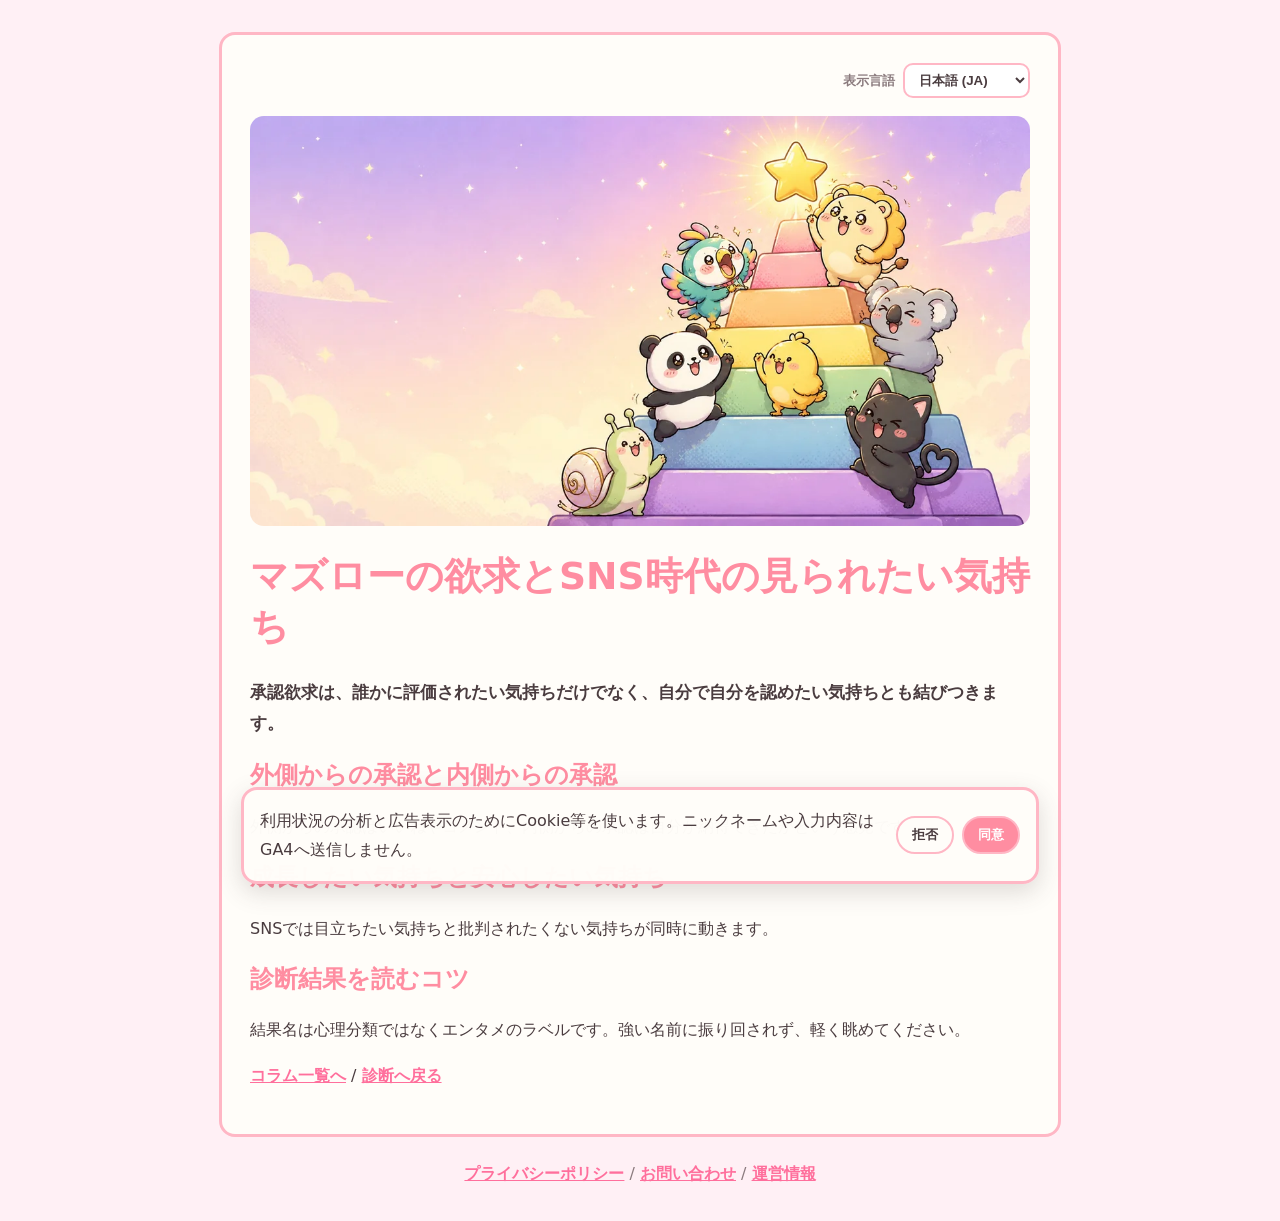
<file: articles/maslow-social-media.html>
<!DOCTYPE html>
<html lang="ja">
<head>
    <meta charset="UTF-8">
    <meta name="viewport" content="width=device-width, initial-scale=1.0">
    <meta name="description" content="マズローの欲求階層とSNS時代の承認欲求を、エンタメ診断の読み方として整理します。">
    <meta name="google-adsense-account" content="ca-pub-4108900975353940">
    <link rel="canonical" href="https://sns-monster-diagnosis.pages.dev/articles/maslow-social-media">
    <meta property="og:type" content="article">
    <meta property="og:title" content="マズローの欲求とSNS時代の見られたい気持ち | SNS承認欲求モンスター診断">
    <meta property="og:description" content="マズローの欲求階層とSNS時代の承認欲求を、エンタメ診断の読み方として整理します。">
    <meta property="og:image" content="https://sns-monster-diagnosis.pages.dev/images/headers/maslow.webp">
    <meta property="og:url" content="https://sns-monster-diagnosis.pages.dev/articles/maslow-social-media">
    <meta name="twitter:card" content="summary_large_image">
    <meta name="twitter:image" content="https://sns-monster-diagnosis.pages.dev/images/headers/maslow.webp">
    <title>マズローの欲求とSNS時代の見られたい気持ち | SNS承認欲求モンスター診断</title>
    <script type="application/ld+json">
    {
      "@context": "https://schema.org",
      "@type": "Article",
      "headline": "マズローの欲求とSNS時代の見られたい気持ち",
      "description": "マズローの欲求階層とSNS時代の承認欲求を、エンタメ診断の読み方として整理します。",
      "url": "https://sns-monster-diagnosis.pages.dev/articles/maslow-social-media",
      "mainEntityOfPage": "https://sns-monster-diagnosis.pages.dev/articles/maslow-social-media",
      "image": "https://sns-monster-diagnosis.pages.dev/images/headers/maslow.webp",
      "author": { "@type": "Person", "name": "Da" },
      "datePublished": "2026-05-24",
      "inLanguage": "ja"
    }
    </script>
    <link rel="stylesheet" href="../content.css">
</head>
<body>
    <main>
        <img class="article-hero" src="../images/headers/maslow.webp" alt="マズローの欲求とSNS時代の見られたい気持ち" width="1200" height="630">
        <h1>マズローの欲求とSNS時代の見られたい気持ち</h1>
        <p class="lead">承認欲求は、誰かに評価されたい気持ちだけでなく、自分で自分を認めたい気持ちとも結びつきます。</p>

        <p>マズローの欲求階層では、人は安全や所属を求め、そのうえで承認や自己実現へ向かうと説明されます。SNSでは、この流れがひとつの画面に圧縮されます。安心できる居場所を探しながら、同時に目立ちたい。自分らしくいたいのに、反応も気になる。この矛盾がSNSらしい心の忙しさを生みます。</p>

        <h2>外側からの承認と内側からの承認</h2>
        <p>外側からの承認は、いいね、コメント、シェア、フォロワー数のように見える反応です。内側からの承認は、自分が納得できたか、自分の基準に沿っていたかという感覚です。どちらか一方だけで安定するのは難しく、多くの人はその間を行き来します。</p>

        <div class="article-ad js-ad-slot" aria-label="スポンサーリンク">
            <span class="ad-label">スポンサーリンク</span>
        </div>

        <h2>成長したい気持ちと安心したい気持ち</h2>
        <p>自分を更新したい、もっと届く投稿を作りたい、反応を増やしたいという気持ちは成長欲求に近いものです。一方で、批判されたくない、変に見られたくない、いつもの自分でいたいという気持ちは安全欲求に近いものです。SNSではこの二つが同時に動くため、投稿ボタンひとつにも妙な緊張が乗ります。</p>

        <h2>診断結果を読むコツ</h2>
        <p>本診断のタイプ名は、心理学的な分類ではなくエンタメとしてのラベルです。大切なのは、名前の強さに振り回されず、「自分は外からの反応を欲しがりやすいのか」「自分の世界を守りたいのか」「成長を見せたいのか」を軽く眺めることです。</p>

        <p>承認欲求をゼロにする必要はありません。自分の承認欲求がどの方向へ伸びやすいのかを知っておくと、SNSの使い方を少しだけ自分側に取り戻せます。</p>

        <p><a href="./">コラム一覧へ</a> / <a href="../index.html">診断へ戻る</a></p>
    </main>
    <footer>
        <a href="../privacy.html">プライバシーポリシー</a> / <a href="../contact.html">お問い合わせ</a> / <a href="../about.html">運営情報</a>
    </footer>
    <script src="../static-i18n.js?v=20260604-zhtw"></script>
    <script src="../site-config.js?v=20260524-i18n"></script>
    <script src="../site-monetize.js?v=20260524-i18n"></script>
</body>
</html>
</file>
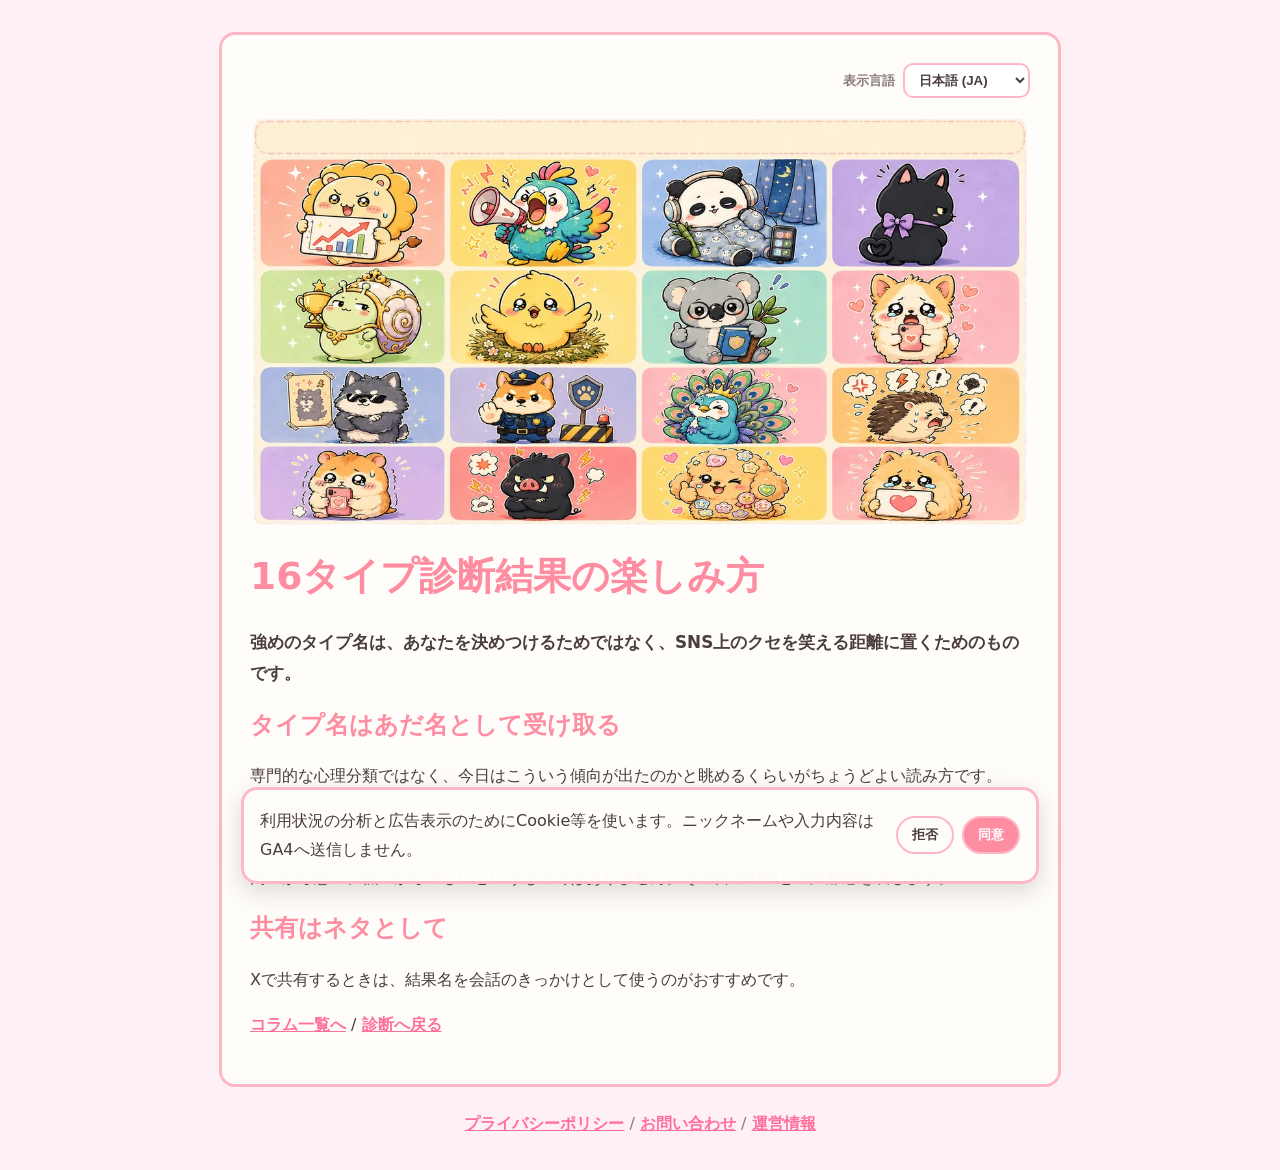
<file: articles/result-types.html>
<!DOCTYPE html>
<html lang="ja">
<head>
    <meta charset="UTF-8">
    <meta name="viewport" content="width=device-width, initial-scale=1.0">
    <meta name="description" content="SNS承認欲求モンスター診断の16タイプをどう楽しむか。結果名、スコア、共有の見方を解説します。">
    <meta name="google-adsense-account" content="ca-pub-4108900975353940">
    <link rel="canonical" href="https://sns-monster-diagnosis.pages.dev/articles/result-types">
    <meta property="og:type" content="article">
    <meta property="og:title" content="16タイプ診断結果の楽しみ方 | SNS承認欲求モンスター診断">
    <meta property="og:description" content="SNS承認欲求モンスター診断の16タイプをどう楽しむか。結果名、スコア、共有の見方を解説します。">
    <meta property="og:image" content="https://sns-monster-diagnosis.pages.dev/images/headers/result-types.webp">
    <meta property="og:url" content="https://sns-monster-diagnosis.pages.dev/articles/result-types">
    <meta name="twitter:card" content="summary_large_image">
    <meta name="twitter:image" content="https://sns-monster-diagnosis.pages.dev/images/headers/result-types.webp">
    <title>16タイプ診断結果の楽しみ方 | SNS承認欲求モンスター診断</title>
    <script type="application/ld+json">
    {
      "@context": "https://schema.org",
      "@type": "Article",
      "headline": "16タイプ診断結果の楽しみ方",
      "description": "SNS承認欲求モンスター診断の16タイプをどう楽しむか。結果名、スコア、共有の見方を解説します。",
      "url": "https://sns-monster-diagnosis.pages.dev/articles/result-types",
      "mainEntityOfPage": "https://sns-monster-diagnosis.pages.dev/articles/result-types",
      "image": "https://sns-monster-diagnosis.pages.dev/images/headers/result-types.webp",
      "author": { "@type": "Person", "name": "Da" },
      "datePublished": "2026-05-24",
      "inLanguage": "ja"
    }
    </script>
    <link rel="stylesheet" href="../content.css">
</head>
<body>
    <main>
        <img class="article-hero" src="../images/headers/result-types.webp" alt="16タイプ診断結果の楽しみ方" width="1200" height="630">
        <h1>16タイプ診断結果の楽しみ方</h1>
        <p class="lead">強めのタイプ名は、あなたを決めつけるためではなく、SNS上のクセを笑える距離に置くためのものです。</p>

        <p>本診断では、承認欲求の向きや安心したい気持ち、成長を見せたい気持ちなどを組み合わせて、16タイプのモンスター名に変換します。名前はかなり大げさですが、その大げささ込みで楽しむ設計です。</p>

        <h2>タイプ名はあだ名として受け取る</h2>
        <p>診断名は専門的な心理分類ではありません。「今日はこういう傾向が出たのか」と眺めるくらいがちょうどよい読み方です。少し刺さるところがあれば、SNSとの付き合い方を見直すヒントになります。</p>

        <div class="article-ad js-ad-slot" aria-label="スポンサーリンク">
            <span class="ad-label">スポンサーリンク</span>
        </div>

        <h2>スコアは強弱の目安</h2>
        <p>承認欲求スコアは、反応を求める傾向や外からの評価を気にする傾向を大まかに表しています。高いから悪い、低いから正しいというものではありません。高い日は発信力が強い日かもしれませんし、低い日は自分の世界を守れている日かもしれません。</p>

        <h2>共有はネタとして</h2>
        <p>Xで共有するときは、結果名を会話のきっかけとして使うのがおすすめです。診断は自分や誰かを攻撃するためではなく、SNSのあるあるを笑いながら眺めるためのコンテンツです。</p>

        <h2>何度か試すと見えるもの</h2>
        <p>その日の気分や直近のSNS体験によって、回答は少し変わります。何度か診断して違うタイプが出るなら、あなたのSNSとの距離感が場面によって変わっているということです。それもまた自然な揺れです。</p>

        <p><a href="./">コラム一覧へ</a> / <a href="../index.html">診断へ戻る</a></p>
    </main>
    <footer>
        <a href="../privacy.html">プライバシーポリシー</a> / <a href="../contact.html">お問い合わせ</a> / <a href="../about.html">運営情報</a>
    </footer>
    <script src="../static-i18n.js?v=20260604-zhtw"></script>
    <script src="../site-config.js?v=20260524-i18n"></script>
    <script src="../site-monetize.js?v=20260524-i18n"></script>
</body>
</html>
</file>
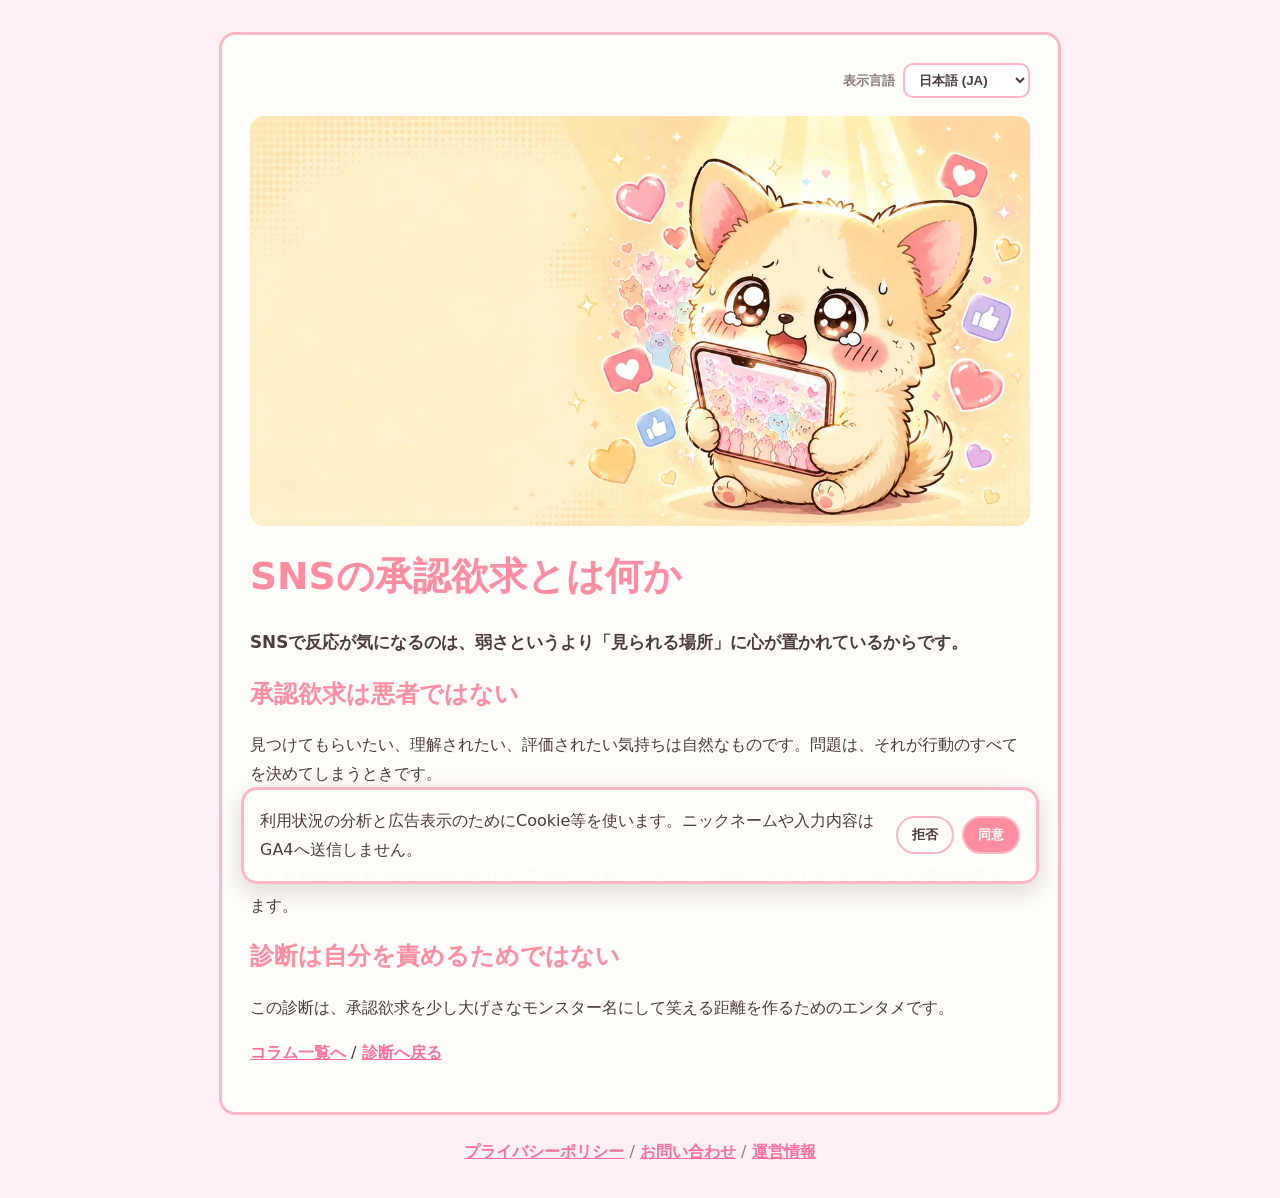
<file: articles/sns-approval-desire.html>
<!DOCTYPE html>
<html lang="ja">
<head>
    <meta charset="UTF-8">
    <meta name="viewport" content="width=device-width, initial-scale=1.0">
    <meta name="description" content="SNSの承認欲求とは何か。いいねや閲覧数が気になる心理を、診断コンテンツ向けにわかりやすく解説します。">
    <meta name="google-adsense-account" content="ca-pub-4108900975353940">
    <link rel="canonical" href="https://sns-monster-diagnosis.pages.dev/articles/sns-approval-desire">
    <meta property="og:type" content="article">
    <meta property="og:title" content="SNSの承認欲求とは何か | SNS承認欲求モンスター診断">
    <meta property="og:description" content="SNSの承認欲求とは何か。いいねや閲覧数が気になる心理を、診断コンテンツ向けにわかりやすく解説します。">
    <meta property="og:image" content="https://sns-monster-diagnosis.pages.dev/images/headers/sns-approval-desire.webp">
    <meta property="og:url" content="https://sns-monster-diagnosis.pages.dev/articles/sns-approval-desire">
    <meta name="twitter:card" content="summary_large_image">
    <meta name="twitter:image" content="https://sns-monster-diagnosis.pages.dev/images/headers/sns-approval-desire.webp">
    <title>SNSの承認欲求とは何か | SNS承認欲求モンスター診断</title>
    <script type="application/ld+json">
    {
      "@context": "https://schema.org",
      "@type": "Article",
      "headline": "SNSの承認欲求とは何か",
      "description": "SNSの承認欲求とは何か。いいねや閲覧数が気になる心理を、診断コンテンツ向けにわかりやすく解説します。",
      "url": "https://sns-monster-diagnosis.pages.dev/articles/sns-approval-desire",
      "mainEntityOfPage": "https://sns-monster-diagnosis.pages.dev/articles/sns-approval-desire",
      "image": "https://sns-monster-diagnosis.pages.dev/images/headers/sns-approval-desire.webp",
      "author": { "@type": "Person", "name": "Da" },
      "datePublished": "2026-05-24",
      "inLanguage": "ja"
    }
    </script>
    <link rel="stylesheet" href="../content.css">
</head>
<body>
    <main>
        <img class="article-hero" src="../images/headers/sns-approval-desire.webp" alt="SNSの承認欲求とは何か" width="1200" height="630">
        <h1>SNSの承認欲求とは何か</h1>
        <p class="lead">SNSで反応が気になるのは、弱さというより「見られる場所」に心が置かれているからです。</p>

        <p>投稿したあとに通知を何度も確認する。反応が少ないと、内容より自分自身を否定されたように感じる。逆に大きく伸びると、その日だけ少し強くなった気がする。SNSの承認欲求は、こうした小さな感情の揺れとして現れます。</p>

        <h2>承認欲求は悪者ではない</h2>
        <p>誰かに見つけてもらいたい、理解されたい、評価されたいという気持ちは自然なものです。問題になるのは、その気持ちが自分の行動をすべて決めてしまう状態です。投稿する前から反応数を想像し、言いたいことより伸びやすさを優先し続けると、SNSが表現の場所ではなく採点会場に見えてきます。</p>

        <div class="article-ad js-ad-slot" aria-label="スポンサーリンク">
            <span class="ad-label">スポンサーリンク</span>
        </div>

        <h2>数字はわかりやすいが、心には雑です</h2>
        <p>いいね数や閲覧数は、反応の一部を数値化したものです。ただし、その数字は投稿の価値そのものではありません。タイミング、フォロワーの活動時間、アルゴリズム、画像の強さ、話題性など、たくさんの要因が混ざります。数字だけを自分の価値として受け取ると、偶然に振り回されやすくなります。</p>

        <h2>診断は自分を責めるためではない</h2>
        <p>「SNS承認欲求モンスター診断」は、承認欲求を深刻な欠点として断罪するものではありません。少し大げさなモンスター名にして笑える距離を作るためのエンタメです。結果を見て、今の自分は反応を欲しがっているのか、安心を求めているのか、成長を見せたいのかを眺めるきっかけにしてください。</p>

        <h2>まずできる小さな調整</h2>
        <ul>
            <li>投稿直後の通知確認を10分だけ遅らせる</li>
            <li>伸びた投稿より、自分が納得している投稿を保存する</li>
            <li>反応が少ない日を「失敗」ではなく「静かな日」と呼ぶ</li>
            <li>数字を見る前に、投稿した理由を一文で言えるか確認する</li>
        </ul>

        <p>承認欲求は消すものではなく、持ち方を整えるものです。強すぎる日は、強すぎるなと気づくだけでも十分な一歩になります。</p>

        <p><a href="./">コラム一覧へ</a> / <a href="../index.html">診断へ戻る</a></p>
    </main>
    <footer>
        <a href="../privacy.html">プライバシーポリシー</a> / <a href="../contact.html">お問い合わせ</a> / <a href="../about.html">運営情報</a>
    </footer>
    <script src="../static-i18n.js?v=20260604-zhtw"></script>
    <script src="../site-config.js?v=20260524-i18n"></script>
    <script src="../site-monetize.js?v=20260524-i18n"></script>
</body>
</html>
</file>
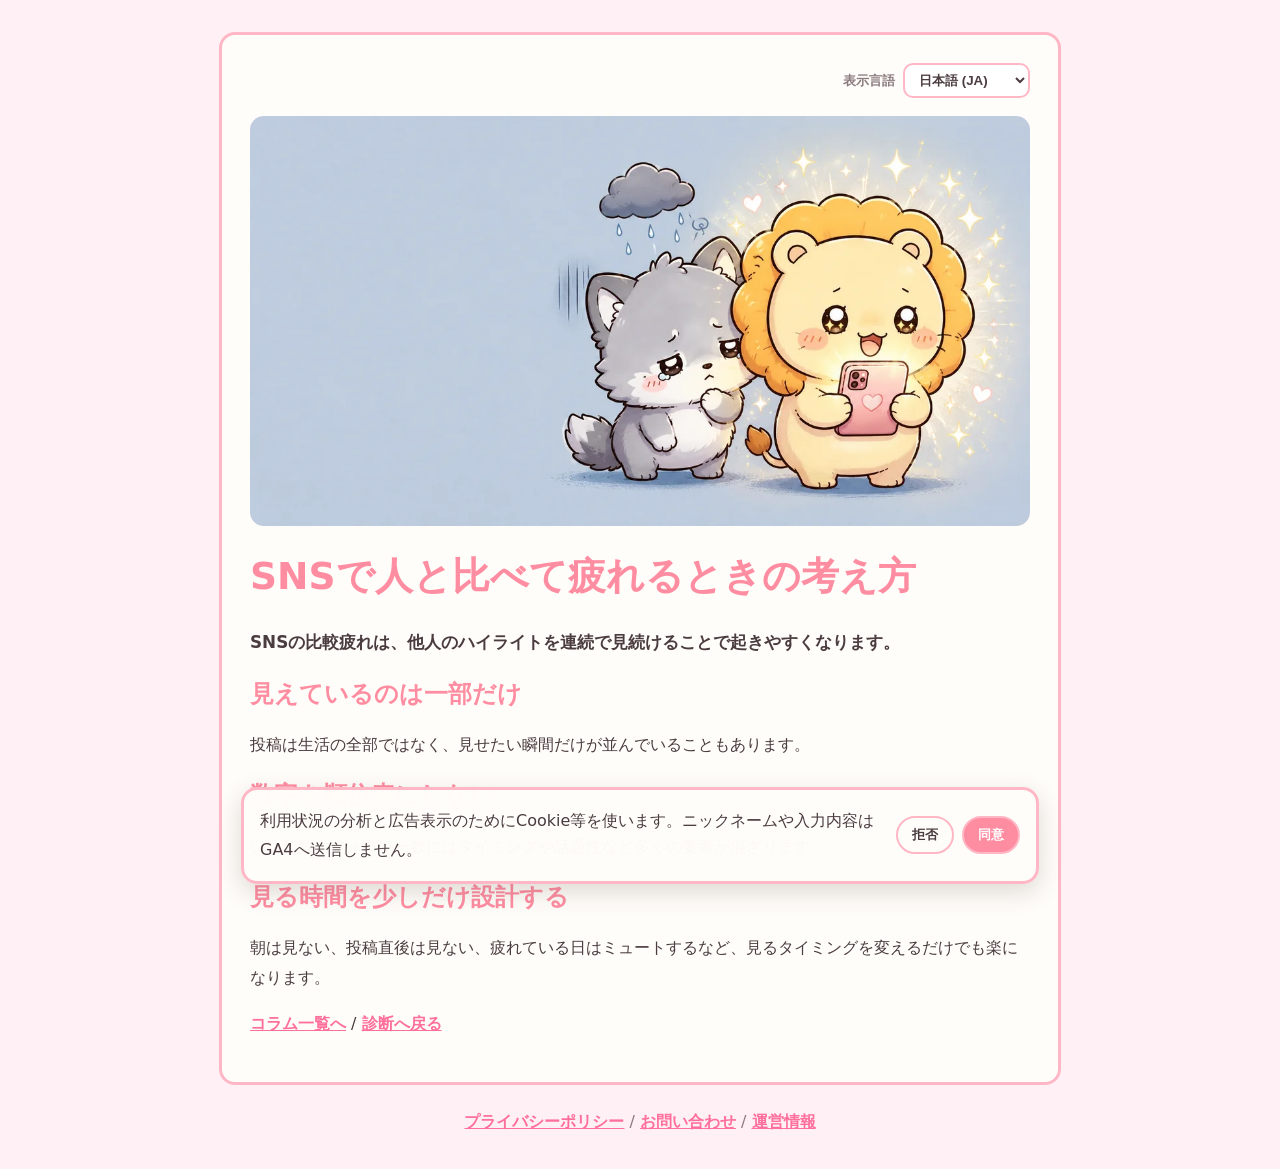
<file: articles/sns-comparison-fatigue.html>
<!DOCTYPE html>
<html lang="ja">
<head>
    <meta charset="UTF-8">
    <meta name="viewport" content="width=device-width, initial-scale=1.0">
    <meta name="description" content="SNSで人と比べて疲れるときの考え方。いいね数、フォロワー数、投稿頻度に振り回されないための距離感をまとめます。">
    <meta name="google-adsense-account" content="ca-pub-4108900975353940">
    <link rel="canonical" href="https://sns-monster-diagnosis.pages.dev/articles/sns-comparison-fatigue">
    <meta property="og:type" content="article">
    <meta property="og:title" content="SNSで人と比べて疲れるときの考え方 | SNS承認欲求モンスター診断">
    <meta property="og:description" content="SNSで人と比べて疲れるときの考え方。いいね数、フォロワー数、投稿頻度に振り回されないための距離感をまとめます。">
    <meta property="og:image" content="https://sns-monster-diagnosis.pages.dev/images/headers/comparison-fatigue.webp">
    <meta property="og:url" content="https://sns-monster-diagnosis.pages.dev/articles/sns-comparison-fatigue">
    <meta name="twitter:card" content="summary_large_image">
    <meta name="twitter:image" content="https://sns-monster-diagnosis.pages.dev/images/headers/comparison-fatigue.webp">
    <title>SNSで人と比べて疲れるときの考え方 | SNS承認欲求モンスター診断</title>
    <script type="application/ld+json">
    {
      "@context": "https://schema.org",
      "@type": "Article",
      "headline": "SNSで人と比べて疲れるときの考え方",
      "description": "SNSで人と比べて疲れるときの考え方。いいね数、フォロワー数、投稿頻度に振り回されないための距離感をまとめます。",
      "url": "https://sns-monster-diagnosis.pages.dev/articles/sns-comparison-fatigue",
      "mainEntityOfPage": "https://sns-monster-diagnosis.pages.dev/articles/sns-comparison-fatigue",
      "image": "https://sns-monster-diagnosis.pages.dev/images/headers/comparison-fatigue.webp",
      "author": { "@type": "Person", "name": "Da" },
      "datePublished": "2026-05-24",
      "inLanguage": "ja"
    }
    </script>
    <link rel="stylesheet" href="../content.css">
</head>
<body>
    <main>
        <img class="article-hero" src="../images/headers/comparison-fatigue.webp" alt="SNSで人と比べて疲れるときの考え方" width="1200" height="630">
        <h1>SNSで人と比べて疲れるときの考え方</h1>
        <p class="lead">SNSの比較疲れは、努力不足ではなく、他人のハイライトを連続で見続けることで起きやすくなります。</p>

        <p>友だちの投稿が伸びている。好きな人が毎日楽しそうにしている。自分と似た活動をしている人が、先に注目されている。SNSでは、比較の材料が止まらず流れてきます。</p>

        <h2>見えているのは一部だけ</h2>
        <p>投稿は、その人の生活の全部ではありません。うまくいった瞬間、見せたい表情、反応が取れそうな切り口だけが並んでいることもあります。比較するときは、相手の裏側ではなく、画面に出ている一部だけを見ていると意識しておくと少し楽になります。</p>

        <div class="article-ad js-ad-slot" aria-label="スポンサーリンク">
            <span class="ad-label">スポンサーリンク</span>
        </div>

        <h2>数字を「順位表」にしない</h2>
        <p>いいね数やフォロワー数はわかりやすいので、つい順位のように見えてしまいます。ただ、数字には投稿時間、画像、話題、拡散経路など多くの要素が混ざります。数字を人格の順位に変換しないことが、SNS疲れを防ぐ第一歩です。</p>

        <h2>見る時間を少しだけ設計する</h2>
        <p>比較で苦しくなるアカウントを完全に嫌いになる必要はありません。朝は見ない、投稿直後は見ない、疲れている日はミュートするなど、見るタイミングを変えるだけで受け取り方は変わります。</p>

        <h2>自分の投稿の目的を戻す</h2>
        <p>比べて疲れたときは、「なぜ投稿したかったのか」に戻るのが有効です。記録したい、誰かに伝えたい、作品を残したい、反応を試したい。目的が一つ見えると、他人の数字から少し距離を取れます。</p>

        <p>比較をゼロにするのは難しくても、比較に飲まれる時間を減らすことはできます。SNSは勝ち負けの会場だけではなく、自分のペースを置ける場所にもできます。</p>

        <p><a href="./">コラム一覧へ</a> / <a href="../index.html">診断へ戻る</a></p>
    </main>
    <footer>
        <a href="../privacy.html">プライバシーポリシー</a> / <a href="../contact.html">お問い合わせ</a> / <a href="../about.html">運営情報</a>
    </footer>
    <script src="../static-i18n.js?v=20260604-zhtw"></script>
    <script src="../site-config.js?v=20260524-i18n"></script>
    <script src="../site-monetize.js?v=20260524-i18n"></script>
</body>
</html>
</file>
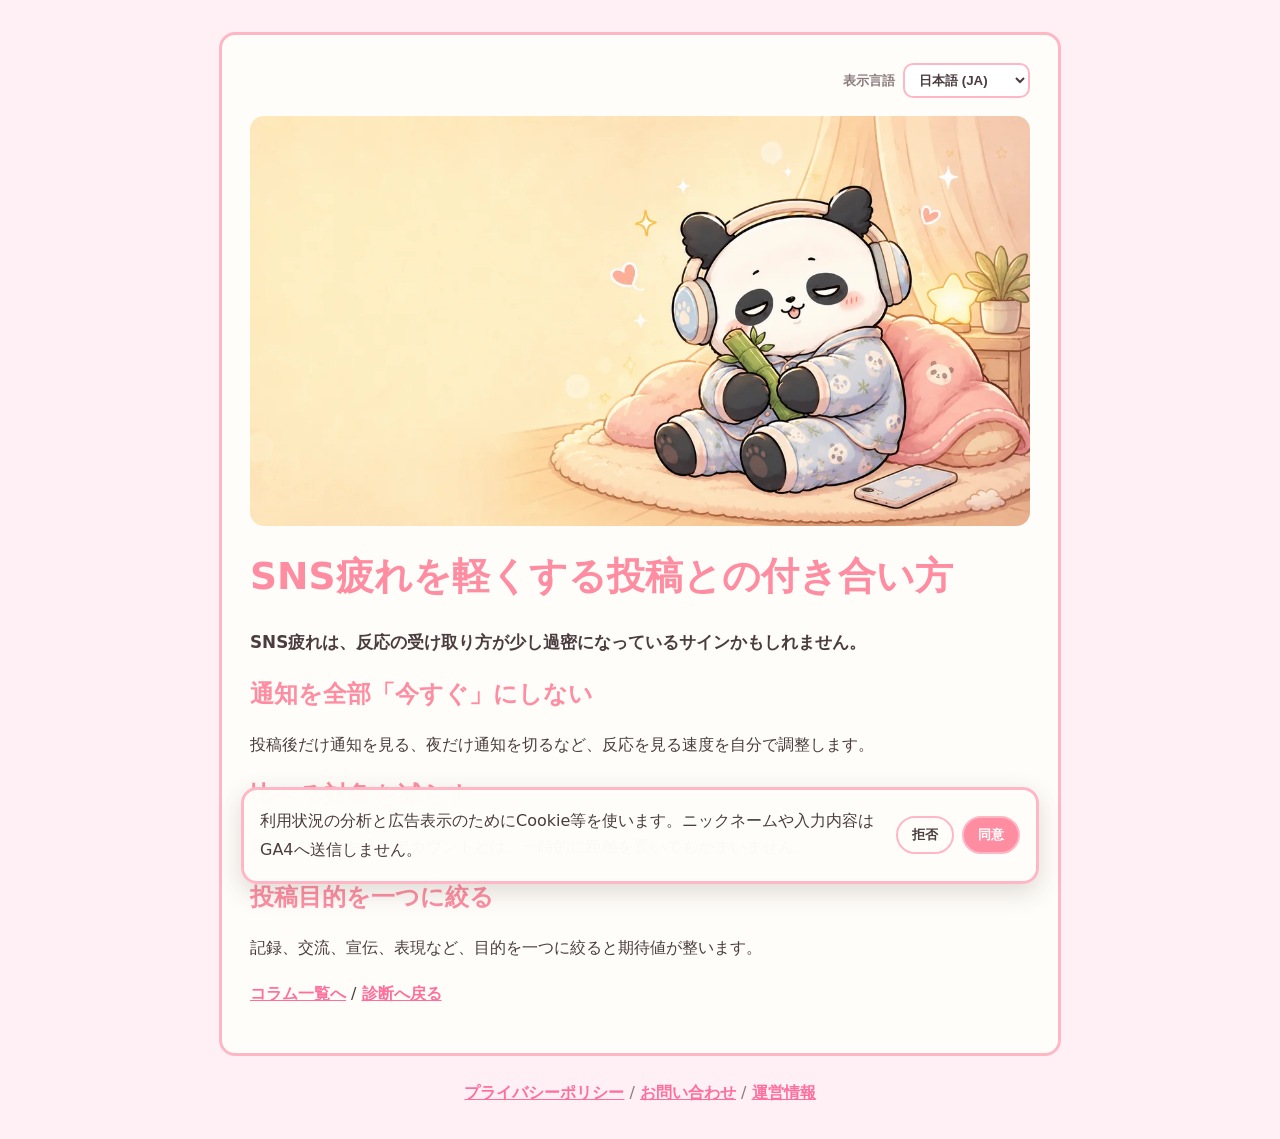
<file: articles/sns-fatigue.html>
<!DOCTYPE html>
<html lang="ja">
<head>
    <meta charset="UTF-8">
    <meta name="viewport" content="width=device-width, initial-scale=1.0">
    <meta name="description" content="SNS疲れを軽くするための投稿、通知、反応数との付き合い方をまとめます。">
    <meta name="google-adsense-account" content="ca-pub-4108900975353940">
    <link rel="canonical" href="https://sns-monster-diagnosis.pages.dev/articles/sns-fatigue">
    <meta property="og:type" content="article">
    <meta property="og:title" content="SNS疲れを軽くする投稿との付き合い方 | SNS承認欲求モンスター診断">
    <meta property="og:description" content="SNS疲れを軽くするための投稿、通知、反応数との付き合い方をまとめます。">
    <meta property="og:image" content="https://sns-monster-diagnosis.pages.dev/images/headers/sns-fatigue.webp">
    <meta property="og:url" content="https://sns-monster-diagnosis.pages.dev/articles/sns-fatigue">
    <meta name="twitter:card" content="summary_large_image">
    <meta name="twitter:image" content="https://sns-monster-diagnosis.pages.dev/images/headers/sns-fatigue.webp">
    <title>SNS疲れを軽くする投稿との付き合い方 | SNS承認欲求モンスター診断</title>
    <script type="application/ld+json">
    {
      "@context": "https://schema.org",
      "@type": "Article",
      "headline": "SNS疲れを軽くする投稿との付き合い方",
      "description": "SNS疲れを軽くするための投稿、通知、反応数との付き合い方をまとめます。",
      "url": "https://sns-monster-diagnosis.pages.dev/articles/sns-fatigue",
      "mainEntityOfPage": "https://sns-monster-diagnosis.pages.dev/articles/sns-fatigue",
      "image": "https://sns-monster-diagnosis.pages.dev/images/headers/sns-fatigue.webp",
      "author": { "@type": "Person", "name": "Da" },
      "datePublished": "2026-05-24",
      "inLanguage": "ja"
    }
    </script>
    <link rel="stylesheet" href="../content.css">
</head>
<body>
    <main>
        <img class="article-hero" src="../images/headers/sns-fatigue.webp" alt="SNS疲れを軽くする投稿との付き合い方" width="1200" height="630">
        <h1>SNS疲れを軽くする投稿との付き合い方</h1>
        <p class="lead">SNS疲れは、SNSが嫌いになったサインではなく、反応の受け取り方が少し過密になっているサインかもしれません。</p>

        <p>投稿を見る、投稿する、反応を待つ、誰かと比べる。SNSではこの流れがとても速く回ります。楽しいはずの場所なのに、気づくと疲れているのは珍しいことではありません。</p>

        <h2>通知を全部「今すぐ」にしない</h2>
        <p>通知は便利ですが、心を細かく中断します。投稿後だけ通知を見る時間を決める、夜だけ通知を切る、通知バッジを非表示にするなど、反応を見る速度を自分で調整すると疲れが減ります。</p>

        <div class="article-ad js-ad-slot" aria-label="スポンサーリンク">
            <span class="ad-label">スポンサーリンク</span>
        </div>

        <h2>比べる対象を減らす</h2>
        <p>自分より伸びている投稿を見続けると、努力より不足に意識が向きます。参考になる人を見るのは良いことですが、見たあとに毎回落ち込むアカウントは、一時的に距離を置くのも立派な調整です。</p>

        <h2>投稿目的を一つに絞る</h2>
        <p>投稿には、記録、交流、宣伝、表現、実験などさまざまな目的があります。一つの投稿ですべてを満たそうとすると、反応数に振り回されやすくなります。「今日は記録」「今日は交流」と決めておくと、期待値が整います。</p>

        <h2>反応の少なさを人格評価にしない</h2>
        <p>反応が少ないことは、あなた自身の価値が低いという意味ではありません。タイミングが合わなかった、届く相手が少なかった、ただ流れてしまった。SNSではそういうことが普通に起こります。</p>

        <p>疲れたときは、SNSを完全にやめる前に、通知、比較、投稿目的の三つを少し調整してみてください。</p>

        <p><a href="./">コラム一覧へ</a> / <a href="../index.html">診断へ戻る</a></p>
    </main>
    <footer>
        <a href="../privacy.html">プライバシーポリシー</a> / <a href="../contact.html">お問い合わせ</a> / <a href="../about.html">運営情報</a>
    </footer>
    <script src="../static-i18n.js?v=20260604-zhtw"></script>
    <script src="../site-config.js?v=20260524-i18n"></script>
    <script src="../site-monetize.js?v=20260524-i18n"></script>
</body>
</html>
</file>
<file: content.css>
body {
    margin: 0;
    padding: 32px 18px;
    background: #FFF0F5;
    color: #4A3C3F;
    font-family: system-ui, -apple-system, BlinkMacSystemFont, "Hiragino Sans", sans-serif;
    line-height: 1.85;
}

main {
    max-width: 780px;
    margin: 0 auto;
    background: #FFFDF9;
    border: 3px solid #FFB7C5;
    border-radius: 16px;
    padding: 28px;
}

h1, h2, h3 {
    color: #FF8DA1;
    line-height: 1.35;
}

h1 {
    font-size: clamp(1.7rem, 5vw, 2.35rem);
}

a {
    color: #FF6F9C;
    font-weight: 700;
}

ul {
    padding-left: 1.4em;
}

.lead {
    font-size: 1.05rem;
    font-weight: 700;
}

.article-list {
    display: grid;
    gap: 14px;
    margin: 24px 0;
}

.article-link {
    display: block;
    padding: 16px;
    background: #FFF7FA;
    border: 2px solid #FFB7C5;
    border-radius: 12px;
    text-decoration: none;
}

.article-link span {
    display: block;
    color: #8B7B7E;
    font-weight: 500;
    margin-top: 6px;
}

.article-ad {
    display: none;
    margin: 28px 0;
    padding: 18px;
    min-height: 110px;
    background: #FFF7FA;
    border: 2px dashed #FFB7C5;
    border-radius: 12px;
    text-align: center;
}

.article-ad.active {
    display: block;
}

.ad-label {
    display: block;
    margin-bottom: 8px;
    color: #8B7B7E;
    font-size: 0.78rem;
    font-weight: 700;
}

.consent-banner {
    position: fixed;
    left: 16px;
    right: 16px;
    bottom: 16px;
    z-index: 20;
    display: none;
    max-width: 760px;
    margin: 0 auto;
    padding: 16px;
    background: rgba(255, 253, 249, 0.98);
    border: 3px solid #FFB7C5;
    border-radius: 16px;
    box-shadow: 0 8px 24px rgba(74, 60, 63, 0.18);
}

.consent-banner.active {
    display: flex;
    gap: 12px;
    align-items: center;
    justify-content: space-between;
}

.consent-actions {
    display: flex;
    gap: 8px;
    flex-shrink: 0;
}

.consent-btn {
    appearance: none;
    border: 2px solid #FFB7C5;
    border-radius: 999px;
    background: #FFFDF9;
    color: #4A3C3F;
    padding: 8px 14px;
    font-weight: 700;
    cursor: pointer;
}

.consent-btn.primary {
    background: #FF8DA1;
    color: #FFF;
}

footer {
    max-width: 780px;
    margin: 22px auto 0;
    text-align: center;
    color: #8B7B7E;
}

@media (max-width: 640px) {
    body {
        padding: 18px 12px;
    }

    main {
        padding: 20px;
    }

    .consent-banner.active {
        flex-direction: column;
        align-items: stretch;
    }

    .consent-actions {
        justify-content: flex-end;
    }
}

.article-hero {
  display: block;
  width: 100%;
  height: auto;
  aspect-ratio: 1200 / 630;
  object-fit: cover;
  border-radius: 14px;
  margin: 0 0 18px;
}
</file>
